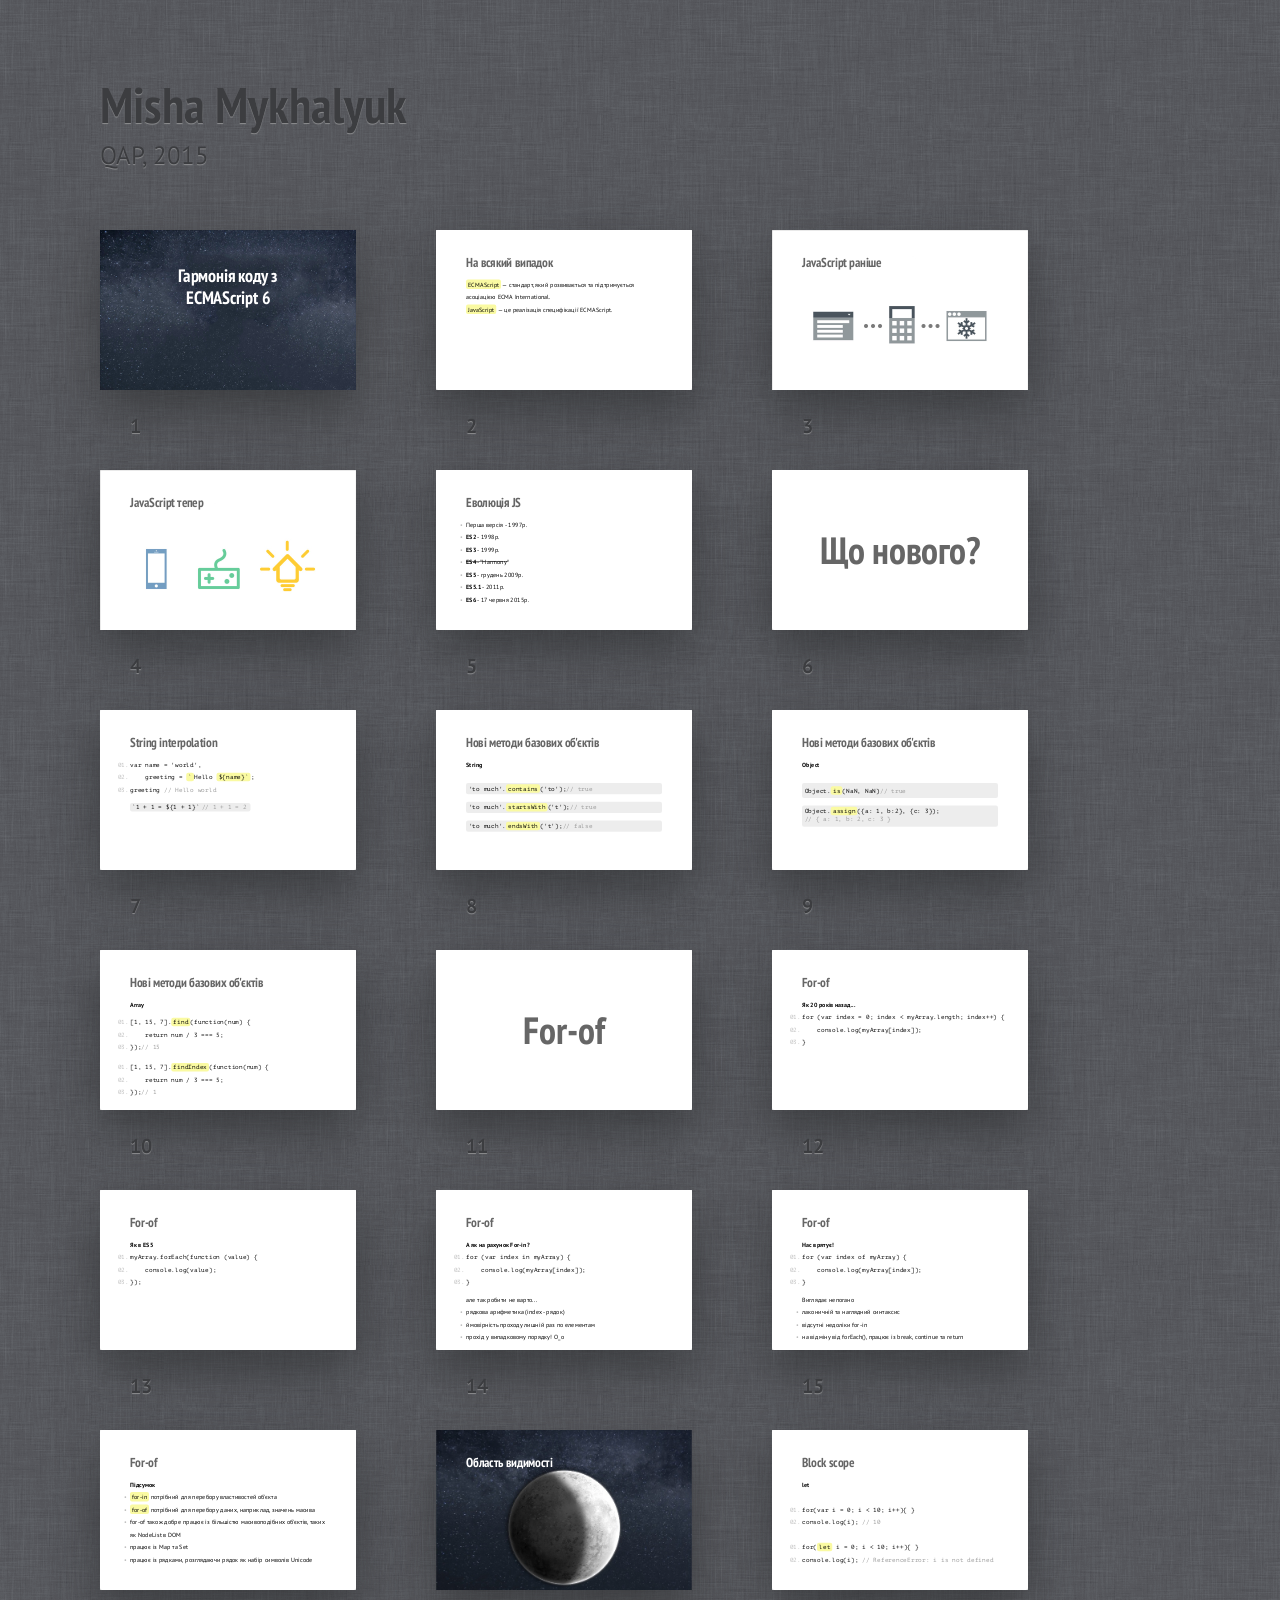
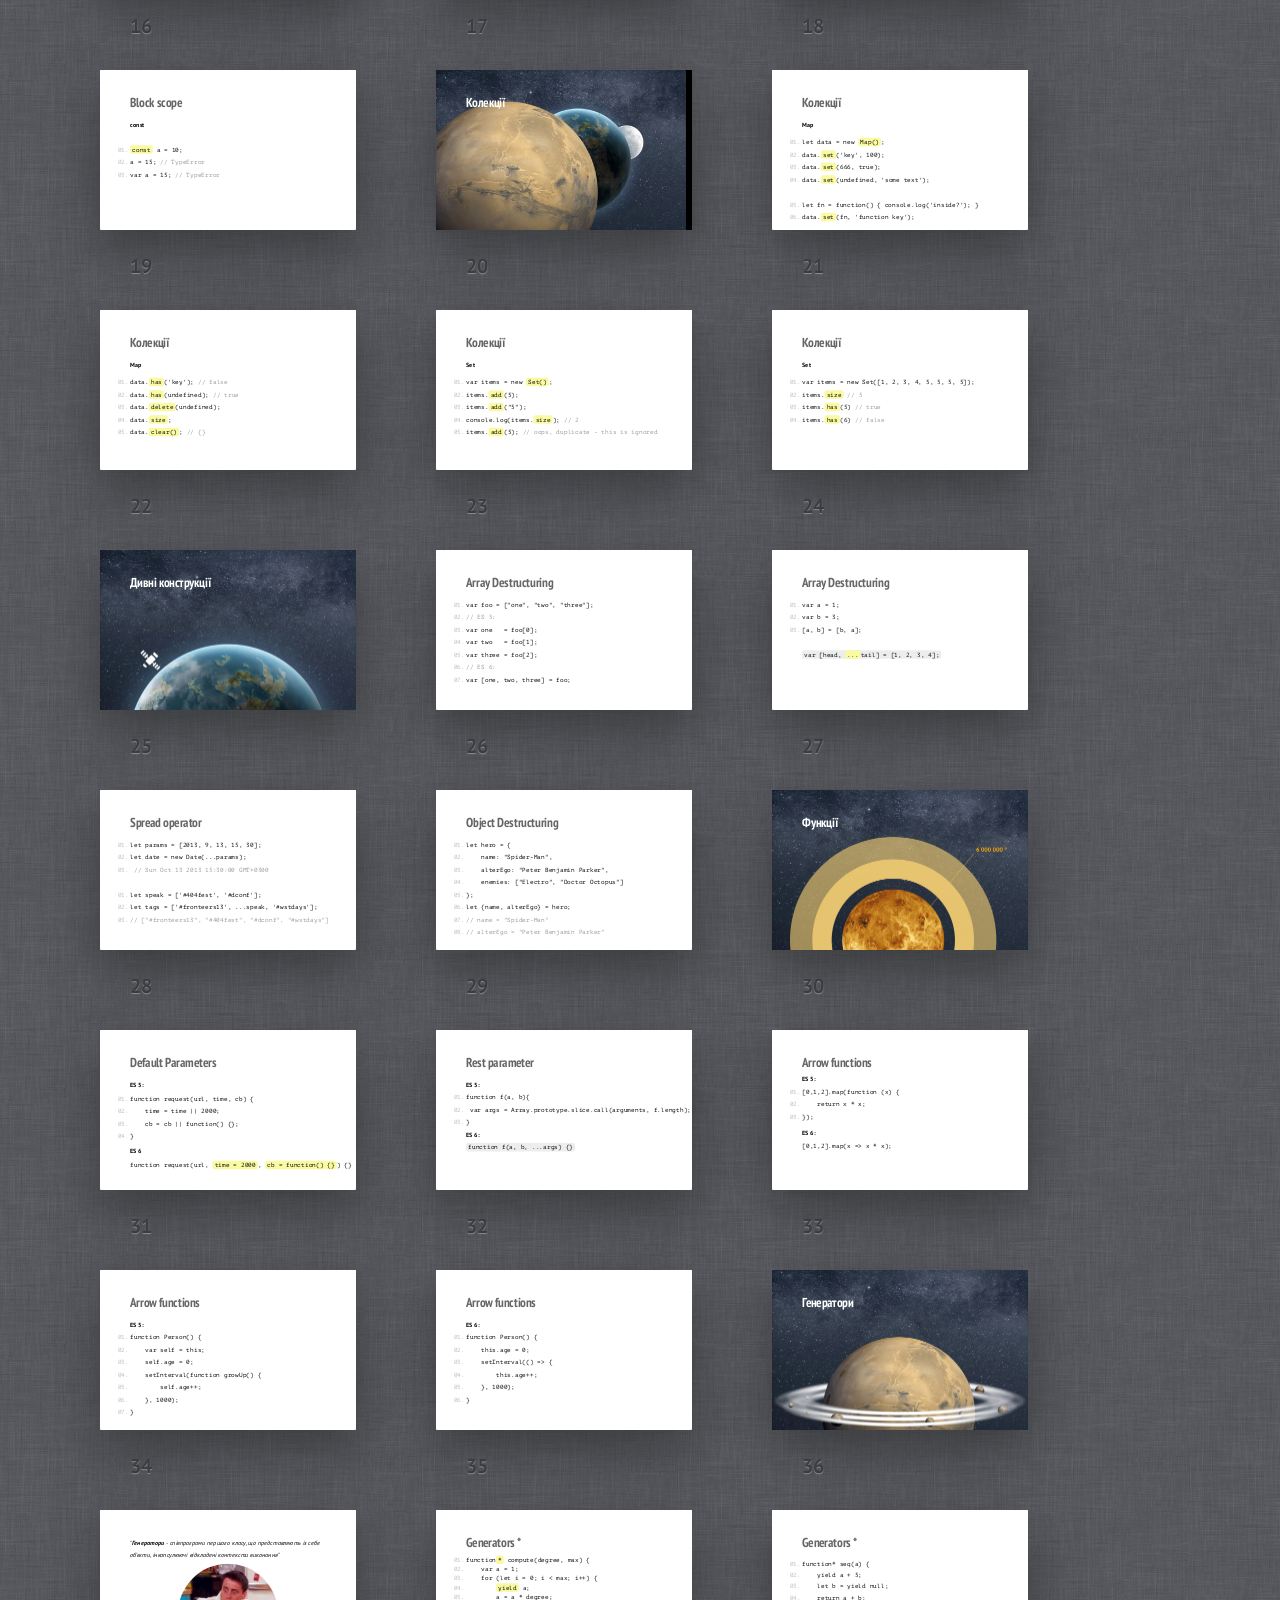
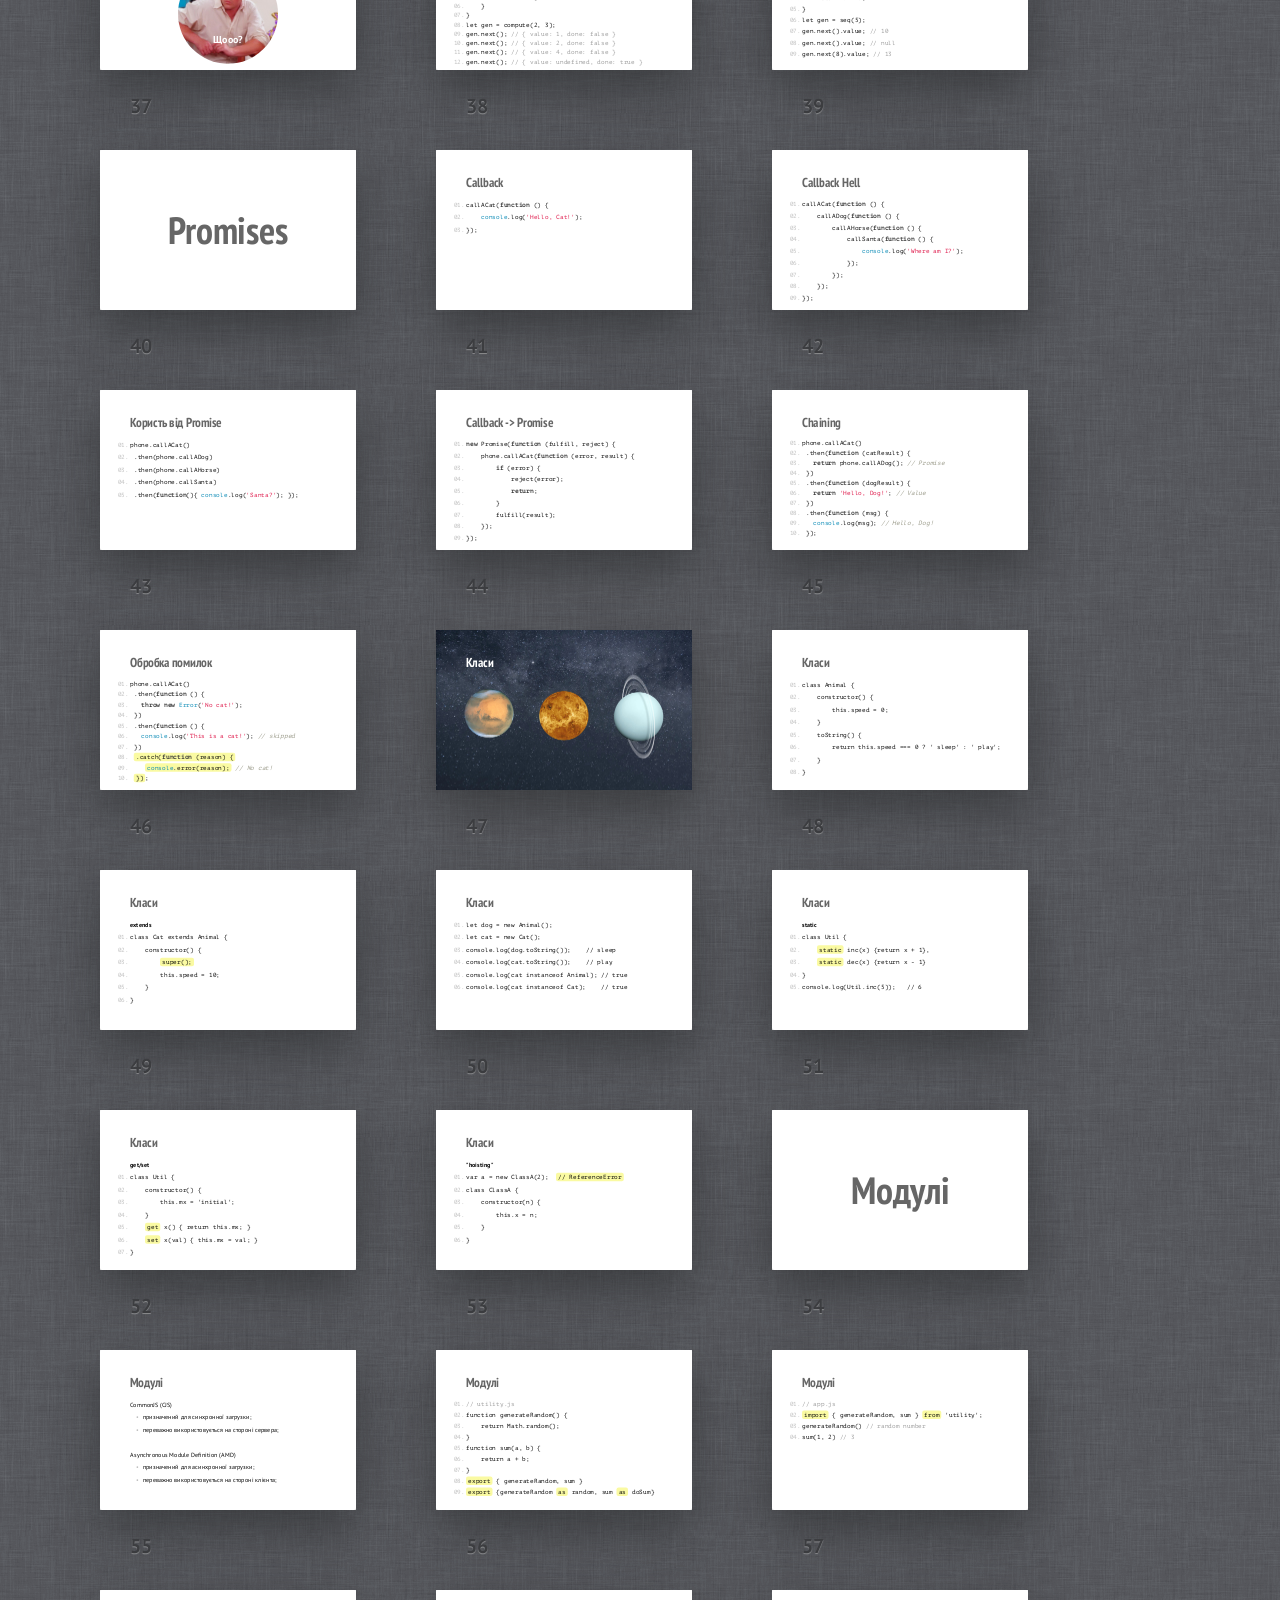
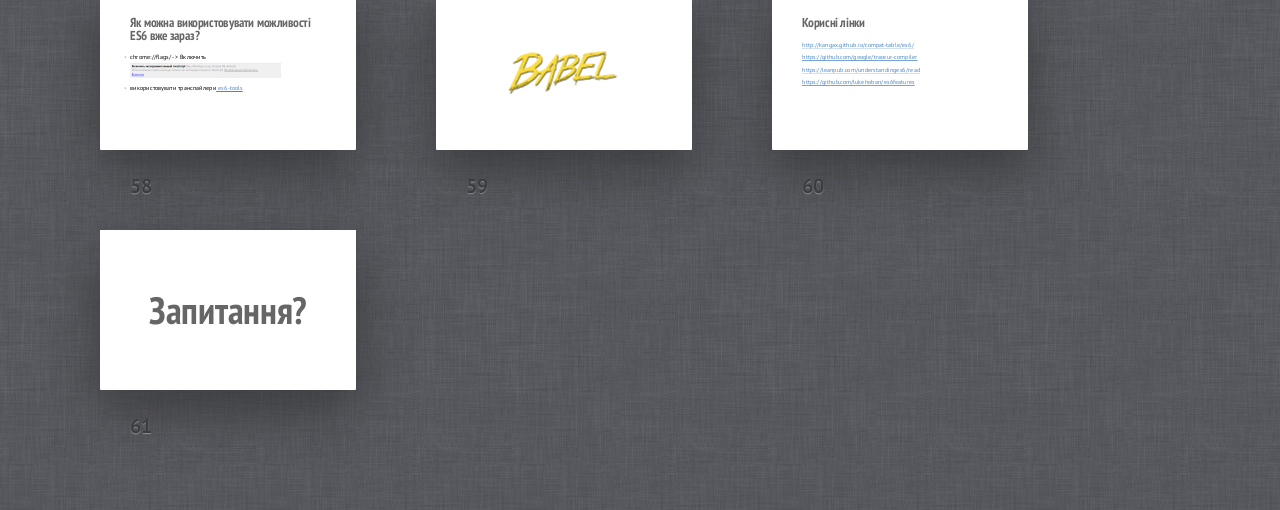
<file: index.html>
<!DOCTYPE HTML>
<html lang="en">
<head>
	<title>Shower Presentation Engine</title>
	<meta charset="utf-8">
	<meta name="viewport" content="width=792, user-scalable=no">
	<meta http-equiv="x-ua-compatible" content="ie=edge">
	<link rel="stylesheet" href="shower/themes/ribbon/styles/screen.css">
	<link rel="stylesheet" href="highlight/styles/github.css">	
</head>
<body class="list">
	<header class="caption">
		<h1>Misha Mykhalyuk</h1>
		<p>QAP, 2015</p>
	</header>
	<section class="slide cover" id="Cover">
		<div>
			<h2>Гармонія коду з <br />ECMAScript 6</h2>
			<img src="pictures/frontpage.jpg">
			<!--
				To apply styles to the certain slides
				set slide ID to get needed elements
				-->
			<style>
				#Cover h2 {
					margin:30px 0 0;
					color:#FFF;
					text-align:center;
					font-size:70px;
					line-height: 90px;
				}
				#Cover p {
					margin:10px 0 0;
					text-align:center;
					color:#FFF;
					font-style:italic;
					font-size:20px;
				}
					#Cover p a {
						color:#FFF;
					}
					.slide .mim-comment{
						background: 0 0;
						color: #999
				}
				.slide .normalize-pre{
					margin-bottom: 20px;
				}
				.slide.promises code{
					line-height: 47px;
				}

			</style>
		</div>
	</section>

	<section class="slide" id="spec">
		<div>
			<h2>На всякий випадок</h2>
			<ul>
				<li><mark>ECMAScript</mark> — стандарт, який розвивається та підтримується асоціацією ECMA International.</li>
				<li><mark>JavaScript</mark> — це реалізація специфікації ECMAScript.</li>
			</ul>
		</div>
		<style>
			#spec li:before{
				opacity: 0;
			}
		</style>
	</section>

	<section class="slide cover">
		<div>
			<h2>JavaScript раніше</h2>
			<img src="pictures/old.jpg" alt="">
		</div>
	</section>

	<section class="slide cover">
		<div>
			<h2>JavaScript тепер</h2>
			<img src="pictures/now.jpg" alt="">
		</div>
	</section>

	<section class="slide">
		<div>
			<h2>Еволюція JS</h2>
			<ul>
				<li>Перша версія - 1997р.</li>
				<li><b>ES2</b> - 1998р.</li>
				<li><b>ES3</b> - 1999р.</li>
				<li><strike><b>ES4</b> - "Harmony"</strike></li>
				<li><b>ES5</b> - грудень 2009р.</li>
				<li><b>ES5.1</b> - 2011р.</li>
				<li><b>ES6</b> - 17 червня 2015р.</li>			
			</ul>
		</div>
	</section>

	<section class="slide shout">
		<div>
			<h2>Що нового?</h2>
		</div>
	</section>

<!-- 	<section class="slide">
		<div>
			<h2>Нові методи базових об'єктів</h2>
			<ul>
				<li>Object</li>
				<li>Strings</li>
				<li>Array</li>
				<li>Number</li>
				<li>Math</li>	
			</ul>
		</div>
	</section> -->

	<section class="slide" id="str-int">
		<div>
			<h2>String interpolation</h2>
			<pre>
				<code>var name = 'world',</code>
				<code>    greeting = <mark>`</mark>Hello <mark>${name}`</mark>;</code>
				<code>greeting <mark class="comment">// Hello world</mark></code>
			</pre>
			<code>`1 + 1 = ${1 + 1}`<mark class="mim-comment">// 1 + 1 = 2</mark></code>
		</div>
		<style>
			#str-int p{
				margin-bottom: 10px;
			}
			#str-int pre{
				margin-bottom: 20px
			}
		</style>
	</section>

	<section class="slide" id="strings"><div>
		<h2>Нові методи базових об'єктів</h2>
		<p><b>String</b></p>

		<code>'to much'.<mark>contains</mark>('to');<span class="mim-comment">// true</span></code>
		<code>'to much'.<mark>startsWith</mark>('t');<span class="mim-comment">// true</span></code>
		<code>'to much'.<mark>endsWith</mark>('t');<span class="mim-comment">// false</span></code>
	</div>
	<style>
		#strings ul{
			margin-left: 50px;
		}
		#strings ul li:before{
			display: none;
		}
		#strings code{
			margin-bottom: 30px;
			display: block;
			padding: 10px
		}
	</style>
	</section>

	<section class="slide" id="objects"><div>
		<h2>Нові методи базових об'єктів</h2>
		<p><b>Object</b></p>

		<code>Object.<mark>is</mark>(NaN, NaN)<span class="mim-comment">// true</span></code>
		<code>Object.<mark>assign</mark>({a: 1, b:2}, {c: 3});<br><span class="mim-comment">// { a: 1, b: 2, c: 3 }</span></code>
	</div>
	<style>
		#objects ul{
			margin-left: 50px;
		}
		#objects ul li:before{
			display: none;
		}
		#objects code{
			margin-bottom: 30px;
			display: block;
			padding: 10px;
		}
		#objects .mim-comment{
			line-height: 40px;
		}
	</style>
	</section>

	<section class="slide" id="array">
		<div>
			<h2>Нові методи базових об'єктів</h2>
			<p><b>Array</b></p>
			<pre>
				<code>[1, 15, 7].<mark>find</mark>(function(num) {</code>
				<code>	return num / 3 === 5;</code>
				<code>});<mark class="comment">// 15</mark></code>
			</pre>

			<pre>
				<code>[1, 15, 7].<mark>findIndex</mark>(function(num) {</code>
				<code>	return num / 3 === 5;</code>
				<code>});<mark class="comment">// 1</mark></code>
			</pre>
		</div>
		<style>
			#array p{
				margin-bottom: 20px;
			}
			#array pre{
				margin-bottom: 30px;
			}
		</style>
	</section>

	<section class="slide shout">
		<div>
			<h2>For-of</h2>
		</div>
	</section>

	<section class="slide">
		<div>
			<h2>For-of</h2>
			<b>Як 20 років назад...</b>
			<pre class="normalize-pre">				
				<code class="language-javascript">for (var index = 0; index &lt; myArray.length; index++) {</code>
				<code>	console.log(myArray[index]);</code>
				<code>}</code>
			</pre>
		</div>
	</section>

	<section class="slide">
		<div>
			<h2>For-of</h2>
			<b>Як в ES5</b>
			<pre>				
				<code class="language-javascript">myArray.forEach(function (value) {</code>
				<code>	console.log(value);</code>
				<code>});</code>
			</pre>
		</div>
	</section>

	<section class="slide">
		<div>
			<h2>For-of</h2>
			<b>А як на рахунок For-in?</b>
			<pre class="normalize-pre">				
				<code class="language-javascript">for (var index in myArray) {</code>
				<code>	console.log(myArray[index]);</code>
				<code>}</code>
			</pre>
			<ul class="next">але так робити не варто...
				<li class="next">рядкова арифметика (index - рядок)</li>
				<li class="next">ймовірність проходу лишній раз по елементам</li>
				<li class="next">прохід у випадковому порядку! О_о</li>
			</ul>
		</div>
	</section>

	<section class="slide">
		<div>
			<h2>For-of</h2>
			<b>Нас врятує!</b>
			<pre class="normalize-pre">				
				<code class="language-javascript">for (var index of myArray) {</code>
				<code>	console.log(myArray[index]);</code>
				<code>}</code>
			</pre>
			<ul class="next"> Виглядає непогано
				<li>лаконичній та наглядний синтаксис</li>
				<li>відсутні недоліки for-in</li>
				<li>на відміну від forEach(), працює із break, continue та return</li>
			</ul>
		</div>
	</section>

	<section class="slide">
		<div>
			<h2>For-of</h2>
			<b>Підсумок</b>
			<ul>
				<li class="next"><mark>for-in</mark> потрібний для перебору властивостей об'єкта</li>
				<li class="next"><mark>for-of</mark> потрібний для перебору даних, наприклад, значень масива</li>
				<li class="next">for-of також добре працює із більшістю масивоподібних об'єктів, таких як NodeList в DOM</li>
				<li class="next">працює із Map та Set</li>
				<li class="next">працює із рядками, розглядаючи рядок як набір символів Unicode</li>
			</ul>
		</div>
	</section>

<!-- 	<section class="slide" id="forOf">
		<div>
			<h2>For of</h2>	
			<pre>
				<code>let arr = [ "blue", "green" ];</code>
				<code>Array.prototype.protoProp = 456;</code>
				<code><mark class="comment">// ES 5:</mark></code>
				<code><mark>for</mark>(var x <mark>in</mark> arr) {</code>
				<code> console.log(x); <mark class="comment">// 0, 1, protoProp</mark></code>
				<code>}</code>
				<code><mark class="comment">// ES 6:</mark></code>
				<code><mark>for</mark>(var x <mark>of</mark> arr) {</code>
				<code>	console.log(x); <mark class="comment">// тільки blue, green</mark></code>
				<code>}</code>
			</pre>
		</div>
		<style>
			#forOf h2{
				margin-bottom: 25px;
			}
			#forOf code{
				line-height: 45px;
			}
		</style>
	</section> -->

	<section class="slide cover" id="scope">
		<div>
			<h2 class="white">Область видимості</h2>
			<img src="pictures/scope.jpg" alt="">
		</div>
		<style>
			h2.white{
				color: #fff;
			}
			#scope img{
				width: 100%
			}
		</style>
	</section>

	<section class="slide">
		<div>
			<h2>Block scope</h2>
			<p><b>let</b></p>
			<pre>
				<code>for(var i = 0; i < 10; i++){ }</code>
				<code>console.log(i); <mark class="comment">// 10</mark></code>
			</pre>

			<pre>
				<code>for(<mark>let</mark> i = 0; i < 10; i++){ }</code>
				<code>console.log(i); <mark class="comment">// ReferenceError: i is not defined</mark></code>
			</pre>
		</div>
	</section>

	<section class="slide">
		<div>
			<h2>Block scope</h2>
			<p><b>const</b></p>
			<pre>
				<code><mark>const</mark> a = 10;</code>
				<code>a = 15; <mark class="comment">// TypeError</mark></code>
				<code>var a = 15; <mark class="comment">// TypeError</mark></code>
			</pre>
		</div>
	</section>

	<section class="slide cover">
		<div>
			<h2 class="white">Колекції</h2>
			<img src="pictures/collections.jpg">
		</div>
	</section>

	<section class="slide">
		<div>
			<h2>Колекції</h2>
			<p class="mb"><b>Map</b></p>
			<pre>
				<code>let data = new <mark>Map()</mark>;</code>
				<code>data.<mark>set</mark>('key', 100);</code>
				<code>data.<mark>set</mark>(666, true);</code>
				<code>data.<mark>set</mark>(undefined, 'some text');</code><br>
				<code>let fn = function() { console.log('inside?'); }</code>
				<code>data.<mark>set</mark>(fn, 'function key');</code>
			</pre>
		</div>
		<style>
			p.mb{
				margin-bottom: 20px;
			}
		</style>
	</section>

	<section class="slide">
		<div>
			<h2>Колекції</h2>
			<p class="mb"><b>Map</b></p>
			<pre>
				<code>data.<mark>has</mark>('key');<mark class="comment"> // false</mark></code>
				<code>data.<mark>has</mark>(undefined);<mark class="comment"> // true</mark></code>
				<code>data.<mark>delete</mark>(undefined);</code>
				<code>data.<mark>size</mark>;</code>
				<code>data.<mark>clear()</mark>;<mark class="comment"> // {}</mark></code>
			</pre>
		</div>
	</section>

	<section class="slide">
		<div>
			<h2>Колекції</h2>
			<p class="mb"><b>Set</b></p>
			<pre>
				<code>var items = new <mark>Set()</mark>;</code>
				<code>items.<mark>add</mark>(5);</code>
				<code>items.<mark>add</mark>("5");</code>
				<code>console.log(items.<mark>size</mark>); <mark class="comment">// 2</mark></code>
				<code>items.<mark>add</mark>(5); <mark class="comment">// oops, duplicate - this is ignored</mark></code>
			</pre>
		</div>
	</section>

	<section class="slide">
		<div>
			<h2>Колекції</h2>
			<p class="mb"><b>Set</b></p>
			<pre>
				<code>var items = new Set([1, 2, 3, 4, 5, 5, 5, 5]);</code>
				<code>items.<mark>size</mark><mark class="comment"> // 5</mark></code>
				<code>items.<mark>has</mark>(5)<mark class="comment"> // true</mark></code>
				<code>items.<mark>has</mark>(6)<mark class="comment"> // false</mark></code>
			</pre>
		</div>
	</section>

	<section class="slide cover">
		<div>
			<h2 class="white">Дивні конструкції</h2>
			<img src="pictures/destructure.jpg">
		</div>
	</section>

	<section class="slide">
		<div>
			<h2>Array Destructuring</h2>
			<pre>
				<code>var foo = ["one", "two", "three"];</code>
				<code><mark class="comment">// ES 5:</mark></code>
				<code>var one   = foo[0];</code>
				<code>var two   = foo[1];</code>
				<code>var three = foo[2];</code>
				<code><mark class="comment">// ES 6:</mark></code>
				<code>var [one, two, three] = foo;</code>
			</pre>
		</div>
	</section>

	<section class="slide">
		<div>
			<h2>Array Destructuring</h2>
			<pre>
				<code>var a = 1;</code>
				<code>var b = 3;</code>
				<code>[a, b] = [b, a];</code>
			</pre>
			<code>var [head, <mark>...</mark>tail] = [1, 2, 3, 4];</code>
		</div>
	</section>

	<section class="slide">
		<div>
			<h2>Spread operator</h2>
			<pre>
				<code>let params = [2013, 9, 13, 15, 30];</code>
				<code>let date = new Date(...params);</code>
				<code><mark class="comment"> // Sun Oct 13 2013 15:30:00 GMT+0300</mark></code>
			</pre>
			<pre class="next">
				<code>let speak = ['#404fest', '#dconf'];</code>
				<code>let tags = ['#fronteers13', ...speak, '#wstdays'];</code>
				<code><mark class="comment">// ["#fronteers13", "#404fest", "#dconf", "#wstdays"]</mark></code>
			</pre>	
		</div>
	</section>

	<section class="slide">
		<div>
			<h2>Object Destructuring</h2>
			<pre>
				<code>let hero = {</code>
				<code>	name: "Spider-Man",</code>
				<code>	alterEgo: "Peter Benjamin Parker",</code>
				<code>	enemies: ["Electro", "Doctor Octopus"]</code>
				<code>};</code>
				<code>let {name, alterEgo} = hero;</code>
				<code><mark class="comment">// name = "Spider-Man"</mark></code>
				<code><mark class="comment">// alterEgo = "Peter Benjamin Parker"</mark></code>
			</pre>
		</div>
	</section>

<!-- 	<section class="slide" id="destrObj">
		<div>
			<h2>Object Destructuring</h2>
			<p>Деструктиризація при присвоюванні:</p>
			<code>let {parse, stringify} = JSON;</code><br><br>
			
			<code>let {first: f, last: l} = {first: 'Jane', last: 'Doe'};</code>
		</div>
		<style>
			#destrObj p,
			#destrObj pre{
				margin-bottom: 15px;
			}
			#destrObj code{
				white-space: nowrap;
			}
		</style>
	</section>-->

	<section class="slide cover">
		<div>
			<h2 class="white">Функції</h2>
			<img src="pictures/functions.jpg">
		</div>
	</section>

	<section class="slide" id="default">
		<div>
			<h2>Default Parameters</h2>
			<p><b>ES 5:</b></p>
			<pre>
				<code>function request(url, time, cb) {</code>
				<code>	time = time || 2000;</code>
				<code>	cb = cb || function() {};</code>
				<code>}</code>
			</pre>	
			<p><b>ES 6</b></p>
			<pre>
				<code>function request(url, <mark>time = 2000</mark>, <mark>cb = function() {}</mark>) {}</code>
			</pre>
		</div>
		<style>
			#default p,
			#default pre{
				margin-bottom: 7px;
			}
		</style>
	</section>

	<section class="slide" id="rest">
		<div>
			<h2>Rest parameter</h2>
			<p><b>ES 5:</b></p>
			<pre>
				<code>function f(a, b){</code>
				<code> var args = Array.prototype.slice.call(arguments, f.length);</code>
				<code>}</code>
			</pre>
			<p><b>ES 6:</b></p>
			<code>function f(a, b, ...args) {}</code>
		</div>
		<style>
			#rest p,
			#rest pre{
				margin-bottom: 0;
			}
		</style>
	</section>

	<section class="slide" id="arrowFunc">
		<div>
			<h2>Arrow functions</h2>
			<h3><b>ES 5:</b></h3>
			<pre>
				<code>[0,1,2].map(function (x) { </code>
				<code>	return x * x;</code>
				<code>});</code>
			</pre>	

			<h3><b>ES 6:</b></h3>
			<pre>
				<code>[0,1,2].map(x => x * x); </code>
			</pre>
		</div>
		<style>
			#arrowFunc h2,
			#arrowFunc pre{
				margin-bottom: 15px;
			}
		</style>
	</section>

	<section class="slide">
		<div>
			<h2>Arrow functions</h2>
			<h3><b>ES 5:</b></h3>
			<pre>
				<code>function Person() {</code>
				<code>	var self = this;</code>
				<code>	self.age = 0;</code>
				<code>	setInterval(function growUp() {</code>
				<code>		self.age++;</code>
				<code>	}, 1000);</code>
				<code>}</code>
			</pre>
		</div>
	</section>

	<section class="slide">
		<div>
			<h2>Arrow functions</h2>
			<h3><b>ES 6:</b></h3>
			<pre>
				<code>function Person() {</code>
				<code>	this.age = 0;</code>
				<code>	setInterval(() => {</code>
				<code>		this.age++;</code>
				<code>	}, 1000);</code>
				<code>}</code>
			</pre>
		</div>
	</section>

	<section class="slide cover">
		<div>
			<h2 class="white">Генератори</h2>
			<img src="pictures/generators.jpg">
		</div>
	</section>

	<section class="slide" id="what">
		<div>
			<p><i>"<b>Генератори</b> - співпрограми першого класу, що представляють із себе об'єкти, інкапсулюючі відкладені контексти виконання"</i></p>
			<div class="what-wrapper next">
				<img src="pictures/what.png">
				<p>Щооо?</p>
			</div>
		</div>
		<style>
			#what .what-wrapper{
				height: 400px;
				width: 400px;
				margin: auto;
				display: block;
				position: relative;
			}
			#what .what-wrapper p{
				position: absolute;
			    bottom: 50px;
			    -webkit-transform: translateX(-50%);
			    left: 50%;
			    color: #fff;
			    font-weight: bold;
			    font-size: 40px;
			}
			#what p{
				margin-bottom: 10px;
			}
			#what img{
				border-radius: 50%;
			    height: 400px;
			    width: 400px;
			}
		</style>
	</section>

	<section class="slide" id="generator">
		<div>
			<h2>Generators *</h2>
			<pre>
				<code>function<mark>*</mark> compute(degree, max) {</code>
				<code>	var a = 1;</code>
				<code>	for (let i = 0; i < max; i++) {</code>
				<code>		<mark>yield</mark> a;</code>
				<code>		a = a * degree;</code>
				<code>	}</code>
				<code>}</code>
				<code>let gen = compute(2, 3);</code>
				<code class="next">gen.next(); <mark class="comment">// { value: 1, done: false }</mark></code>
				<code class="next">gen.next(); <mark class="comment">// { value: 2, done: false }</mark></code>
				<code class="next">gen.next(); <mark class="comment">// { value: 4, done: false }</mark></code>
				<code class="next">gen.next(); <mark class="comment">// { value: undefined, done: true }</mark></code>
			</pre>
		</div>
		<style>
			#generator h2{
				margin-bottom: 25px;
			}
			#generator code{
				line-height: 37px;
			}
		</style>
	</section>

	<section class="slide" id="generator2">
		<div>
			<h2>Generators *</h2>
			<pre>
				<code>function* seq(a) {</code>	
				<code>	yield a + 5;</code>	
				<code>	let b = yield null;</code>	
				<code>	return a + b;</code>	
				<code>}</code>	
				<code>let gen = seq(5);</code>	
				<code class="next">gen.next().value; <mark class="comment">// 10</mark></code>	
				<code class="next">gen.next().value; <mark class="comment">// null</mark></code>	
				<code class="next">gen.next(8).value; <mark class="comment">// 13</mark></code>	
			</pre>
		</div>
		<style>
			#generator2 code{
				line-height: 45px;
			}
		</style>
	</section>

	<section class="slide shout">
		<div>
			<h2>Promises</h2>
		</div>
	</section>

	<section class="slide"><div>
		<h2>Callback</h2>
		<pre>			<code class="javascript hljs">callACat(<span class="hljs-function"><span class="hljs-keyword">function</span> <span class="hljs-params">()</span> </span>{</code>
			<code class="javascript hljs">	<span class="hljs-built_in">console</span>.log(<span class="hljs-string">'Hello, Cat!'</span>);</code>
			<code class="javascript hljs">});</code>
		</pre>
		</div>
	</section>

	<section class="slide promises">
		<div>
			<h2>Callback Hell</h2>
			<pre>			<code class="javascript hljs">callACat(<span class="hljs-function"><span class="hljs-keyword">function</span> <span class="hljs-params">()</span> </span>{</code>
				<code class="javascript hljs">	callADog(<span class="hljs-function"><span class="hljs-keyword">function</span> <span class="hljs-params">()</span> </span>{</code>
				<code class="javascript hljs">		callAHorse(<span class="hljs-function"><span class="hljs-keyword">function</span> <span class="hljs-params">()</span> </span>{</code>
				<code class="javascript hljs">			callSanta(<span class="hljs-function"><span class="hljs-keyword">function</span> <span class="hljs-params">()</span> </span>{</code>
				<code class="javascript hljs">				<span class="hljs-built_in">console</span>.log(<span class="hljs-string">'Where am I?'</span>);</code>
				<code class="javascript hljs">			});</code>
				<code class="javascript hljs">		});</code>
				<code class="javascript hljs">	});</code>
				<code class="javascript hljs">});</code>
			</pre>
		</div>
	</section>

	<section class="slide"><div>
		<h2>Користь від Promise</h2>
		<pre>			
			<code class="javascript hljs">phone.callACat()</code>
			<code class="javascript hljs"> .then(phone.callADog)</code>
			<code class="javascript hljs"> .then(phone.callAHorse)</code>
			<code class="javascript hljs"> .then(phone.callSanta)</code>
			<code class="javascript hljs"> .then(<span class="hljs-function"><span class="hljs-keyword">function</span><span class="hljs-params">()</span></span>{ <span class="hljs-built_in">console</span>.log(<span class="hljs-string">'Santa?'</span>); });</code>
		</pre>
	</div></section>

	<section class="slide promises"><div>
		<h2>Callback -&gt; Promise</h2>
		<pre>			<code class="javascript hljs"><span class="hljs-keyword">new</span> Promise(<span class="hljs-function"><span class="hljs-keyword">function</span> <span class="hljs-params">(fulfill, reject)</span> </span>{</code>
			<code class="javascript hljs">	phone.callACat(<span class="hljs-function"><span class="hljs-keyword">function</span> <span class="hljs-params">(error, result)</span> </span>{</code>
			<code class="javascript hljs">		<span class="hljs-keyword">if</span> (error) {</code>
			<code class="javascript hljs">			reject(error);</code>
			<code class="javascript hljs">			<span class="hljs-keyword">return</span>;</code>
			<code class="javascript hljs">		}</code>
			<code class="javascript hljs">		fulfill(result);</code>
			<code class="javascript hljs">	});</code>
			<code class="javascript hljs">});</code>
		</pre>
	</div></section>

	<section class="slide chaining"><div>
		<h2>Chaining</h2>
		<pre>			<code class="javascript hljs">phone.callACat()</code>
			<code class="javascript hljs"> .then(<span class="hljs-function"><span class="hljs-keyword">function</span> <span class="hljs-params">(catResult)</span> </span>{</code>
			<code class="javascript hljs">   <span class="hljs-keyword">return</span> phone.callADog(); <span class="hljs-comment">// Promise</span></code>
			<code class="javascript hljs"> })</code>
			<code class="javascript hljs"> .then(<span class="hljs-function"><span class="hljs-keyword">function</span> <span class="hljs-params">(dogResult)</span> </span>{</code>
			<code class="javascript hljs">   <span class="hljs-keyword">return</span> <span class="hljs-string">'Hello, Dog!'</span>; <span class="hljs-comment">// Value</span></code>
			<code class="javascript hljs"> })</code>
			<code class="javascript hljs"> .then(<span class="hljs-function"><span class="hljs-keyword">function</span> <span class="hljs-params">(msg)</span> </span>{ </code>
			<code><span class="hljs-built_in">   console</span>.log(msg); <span class="hljs-comment">// Hello, Dog! </span></code>
			<code> });</code>
		</pre>
	</div>
	<style>
	.slide.chaining code{
		line-height: 40px;
	}
	</style>
	</section>

	<section class="slide promises-errors"><div>
		<h2>Обробка помилок</h2>
		<pre>			<code class="javascript hljs">phone.callACat()</code>
			<code class="javascript hljs"> .then(<span class="hljs-function"><span class="hljs-keyword">function</span> <span class="hljs-params">()</span> </span>{</code>
			<code class="javascript hljs">   <span class="hljs-keyword">throw</span> <span class="hljs-keyword">new</span> <span class="hljs-built_in">Error</span>(<span class="hljs-string">'No cat!'</span>);</code>
			<code class="javascript hljs"> })</code>
			<code class="javascript hljs"> .then(<span class="hljs-function"><span class="hljs-keyword">function</span> <span class="hljs-params">()</span> </span>{</code>
			<code class="javascript hljs">   <span class="hljs-built_in">console</span>.log(<span class="hljs-string">'This is a cat!'</span>); <span class="hljs-comment">// skipped</span></code>
			<code class="javascript hljs"> })</code>
			<code class="javascript hljs"> <mark>.catch(<span class="hljs-function"><span class="hljs-keyword">function</span> <span class="hljs-params">(reason)</span> </span>{</mark></code>
			<code class="javascript hljs"> 	<mark><span class="hljs-built_in">console</span>.error(reason);</mark> <span class="hljs-comment">// No cat!</span></code>
			<code class="javascript hljs"> <mark>})</mark>;</code>
		</pre>
	</div>
	<style>
	.slide.promises-errors code{
		line-height: 42px;
	}
	</style>
	</section>

	<section class="slide cover">
		<div>
			<h2 class="white">Класи</h2>
			<img src="pictures/classes.jpg">
		</div>
	</section>

		<section class="slide">
		<div>
			<h2>Класи</h2>
			<pre>				<code class="language-javascript">class Animal {</code>
				<code>	constructor() {</code>
				<code>		this.speed = 0;</code>
				<code>	}</code>
				<code>	toString() {</code>
				<code>		return this.speed === 0 ? ' sleep' : ' play';</code>
				<code>	}</code>
				<code>}</code>
			</pre>
		</div>
	</section>

	<section class="slide">
		<div>
			<h2>Класи</h2>
			<b>extends</b>
			<pre>				
				<code class="language-javascript">class Cat extends Animal {</code>
				<code>	constructor() {</code>
				<code>		<mark>super();</mark></code>
				<code>		this.speed = 10;</code>
				<code>	}</code>
				<code>}</code>
			</pre>
		</div>
	</section>

	<section class="slide">
		<div>
			<h2>Класи</h2>
			<pre>				
			<code class="language-javascript">let dog = new Animal();</code>
				<code>let cat = new Cat();</code>
				<code>console.log(dog.toString());	// sleep</code>
				<code>console.log(cat.toString());	// play</code>
				<code>console.log(cat instanceof Animal);	// true</code>
				<code>console.log(cat instanceof Cat);	// true</code>
			</pre>
		</div>
	</section>

	<section class="slide">
		<div>
			<h2>Класи</h2>
			<b>static</b>
			<pre>				<code class="language-javascript">class Util {</code>
				<code>	<mark>static</mark> inc(x) {return x + 1},</code>
				<code>	<mark>static</mark> dec(x) {return x - 1}</code>
				<code>}</code>
				<code>console.log(Util.inc(5));	// 6</code>
			</pre>
		</div>
	</section>

	<section class="slide">
		<div>
			<h2>Класи</h2>
			<b>get/set</b>
			<pre>				<code class="language-javascript">class Util {</code>
				<code>	constructor() {</code>
				<code>		this.mx = 'initial';</code>
				<code>	}</code>
				<code>	<mark>get</mark> x() { return this.mx; }</code>
				<code>	<mark>set</mark> x(val) { this.mx = val; }</code>
				<code>}</code>
			</pre>
		</div>
	</section>

	<section class="slide">
		<div>
			<h2>Класи</h2>
			<b>"hoisting"</b>
			<pre>				<code class="language-javascript">var a = new ClassA(2);	<mark>// ReferenceError</mark></code>
				<code>class ClassA {</code>
				<code>	constructor(n) {</code>
				<code>		this.x = n;</code>
				<code>	}</code>
				<code>}</code>
			</pre>
		</div>
	</section>

	<!-- <section class="slide class1" id="classEs5">
		<div>
			<h2>Імітація класів в ES 5</h2>
			<pre>
				<code>function Person(name) {</code>
				<code>	this.name = name;</code>
				<code>}</code>
				<code>Person.prototype.describe = function () {</code>
				<code>	return "Person called " + this.name;</code>
				<code>}</code>
				<code>function Employee(name, title) {</code>
				<code>	Person.call(this, name);</code>
				<code>	this.title = title;</code>
				<code>}</code>
				<code>Employee.prototype = Object.create(Person.prototype);</code>
				<code>Employee.prototype.constructor = Employee;</code>
				<code>Employee.prototype.describe = function () {</code>
				<code>  return Person.prototype.describe.call(this) + "(" + this.title + ")";</code>
				<code>};</code>
			</pre>
		</div>
		<style>
			#classEs5 h2{
				margin-bottom: 12px;
			}
			#classEs5 code{
				line-height: 31px;
			}
		</style>
	</section> -->

<!-- 	<section class="slide" id="classEs6">
		<div>
			<h2>Класи в ES 6</h2>
			<pre>
				<code><mark>class</mark> Person {</code>
				<code>	<mark>constructor</mark>(name) {</code>
				<code>		this.name = name;</code>
				<code>	}</code>
				<code>	describe() {</code>
				<code>		return "Person called " + this.name;</code>
				<code>	}</code>
				<code>}</code>
				<code><mark>class</mark> Employee <mark>extends</mark> Person {</code>
				<code>	constructor(name, title) {</code>
				<code>		<mark>super</mark>.constructor(name);</code>
				<code>		this.title = title;</code>
				<code>	}</code>
				<code>	describe() {</code>
				<code>		return super.describe() + " (" + this.title + ")";</code>
				<code>	}</code>
				<code>}</code>
			</pre>
		</div>
		<style>
			#classEs6 h2{
				margin-bottom: 12px;
			}
			#classEs6 code{
				line-height: 27px;
				font-size: 20px;
			}
		</style>
	</section> -->

	<section class="slide shout">
		<div>
			<h2>Модулі</h2>
		</div>
	</section>

	<section class="slide" id="moduleInfo">
		<div>
			<h2>Модулі</h2>
			<h3>CommonJS (CJS)</h3>
			<ul>
				<li>призначений для синхронної загрузки;</li>
				<li>переважно використовується на стороні сервера;</li>
			</ul>
			<h3>Asynchronous Module Definition (AMD)</h3>
			<ul>
				<li>призначений для асинхронної загрузки;</li>
				<li>переважно використовується на стороні клієнта;</li>
			</ul>
		</div>
		<style>
			#moduleInfo ul{
				margin-left: 50px;
			}
		</style>
	</section>

	<section class="slide" id="modules">
		<div>
			<h2>Модулі</h2>
			<pre>
				<code><mark class="comment">// utility.js</mark></code>
				<code>function generateRandom() {</code>
				<code>	return Math.random();</code>
				<code>}</code>
				<code>function sum(a, b) {</code>
				<code>	return a + b;</code>
				<code>}</code>
				<code><mark>export</mark> { generateRandom, sum }</code>
				<code class="next"><mark>export</mark> {generateRandom <mark>as</mark> random, sum <mark>as</mark> doSum}</code>
			</pre>
		</div>
		<style>
			#modules code{
				line-height: 44px;
			}
		</style>
	</section>

	<section class="slide" id="modules2">
		<div>
			<h2>Модулі</h2>
			<pre>
				<code><mark class="comment">// app.js</mark></code>
				<code><mark>import</mark> { generateRandom, sum } <mark>from</mark> 'utility';</code>
				<code>generateRandom()<mark class="comment"> // random number</mark></code>
				<code>sum(1, 2)<mark class="comment"> // 3</mark></code>
			</pre>
		</div>
		<style>
			#modules2 code{
				line-height: 44px;
			}
		</style>
	</section>

	<section class="slide">
		<div>
			<h2>Як можна використовувати можливості ES6  вже зараз?</h2>
			<ul>
				<li>chrome://flags/ -&gt; Включить
					<img src="pictures/harmony.png" alt="harmony">
				</li>
				<li>використовувати транспайлери<a target="_blank" href="https://github.com/addyosmani/es6-tools"> es6-tools</a></li>
			</ul>
		</div>
	</section>

	<section class="slide shout">
		<center style="margin-top: 10%;">
			<img src="pictures/babel.png" alt="">
		</center>
	</section>

	<section class="slide">
		<div>
			<h2>Корисні лінки</h2>
			<a href="http://kangax.github.io/compat-table/es6/" target="self">http://kangax.github.io/compat-table/es6/</a>
			<a href="https://github.com/google/traceur-compiler" target="self">https://github.com/google/traceur-compiler</a>
			<a href="https://leanpub.com/understandinges6/read" target="self">https://leanpub.com/understandinges6/read</a>
			<a href="https://github.com/lukehoban/es6features" target="self">https://github.com/lukehoban/es6features</a>
		</div>
		<style>
			#modules2 code{
				line-height: 44px;
			}
		</style>
	</section>

	<section class="slide shout">
		<div>
			<h2>Запитання?</h2>
		</div>
	</section>
	
	<!--
		To hide progress bar from entire presentation
		just remove “progress” element.
		-->
	<div class="progress"><div></div></div>
	<script src="shower/shower.min.js"></script>
	<!-- Copyright © 2014 Yours Truly, Famous Inc. -->
	<!-- Photos by John Carey, fiftyfootshadows.net -->
</body>
</html>
</file>
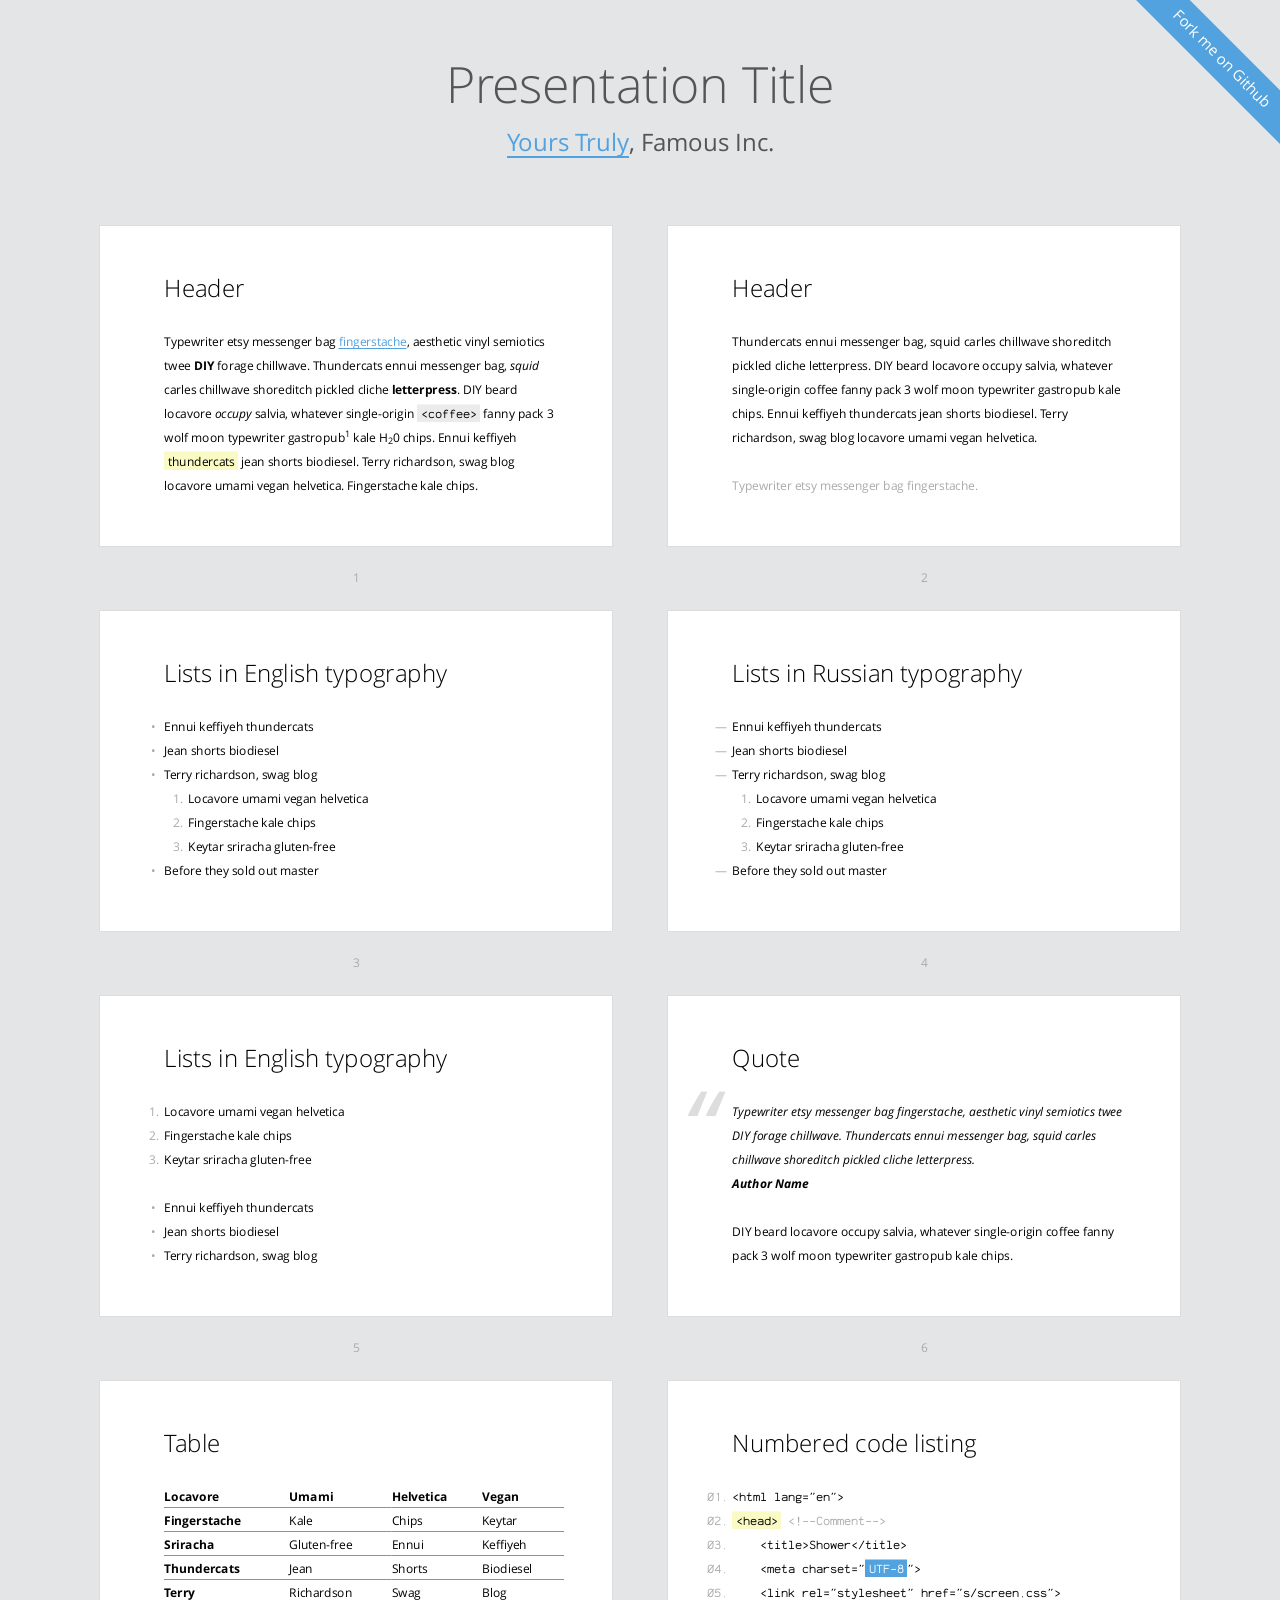
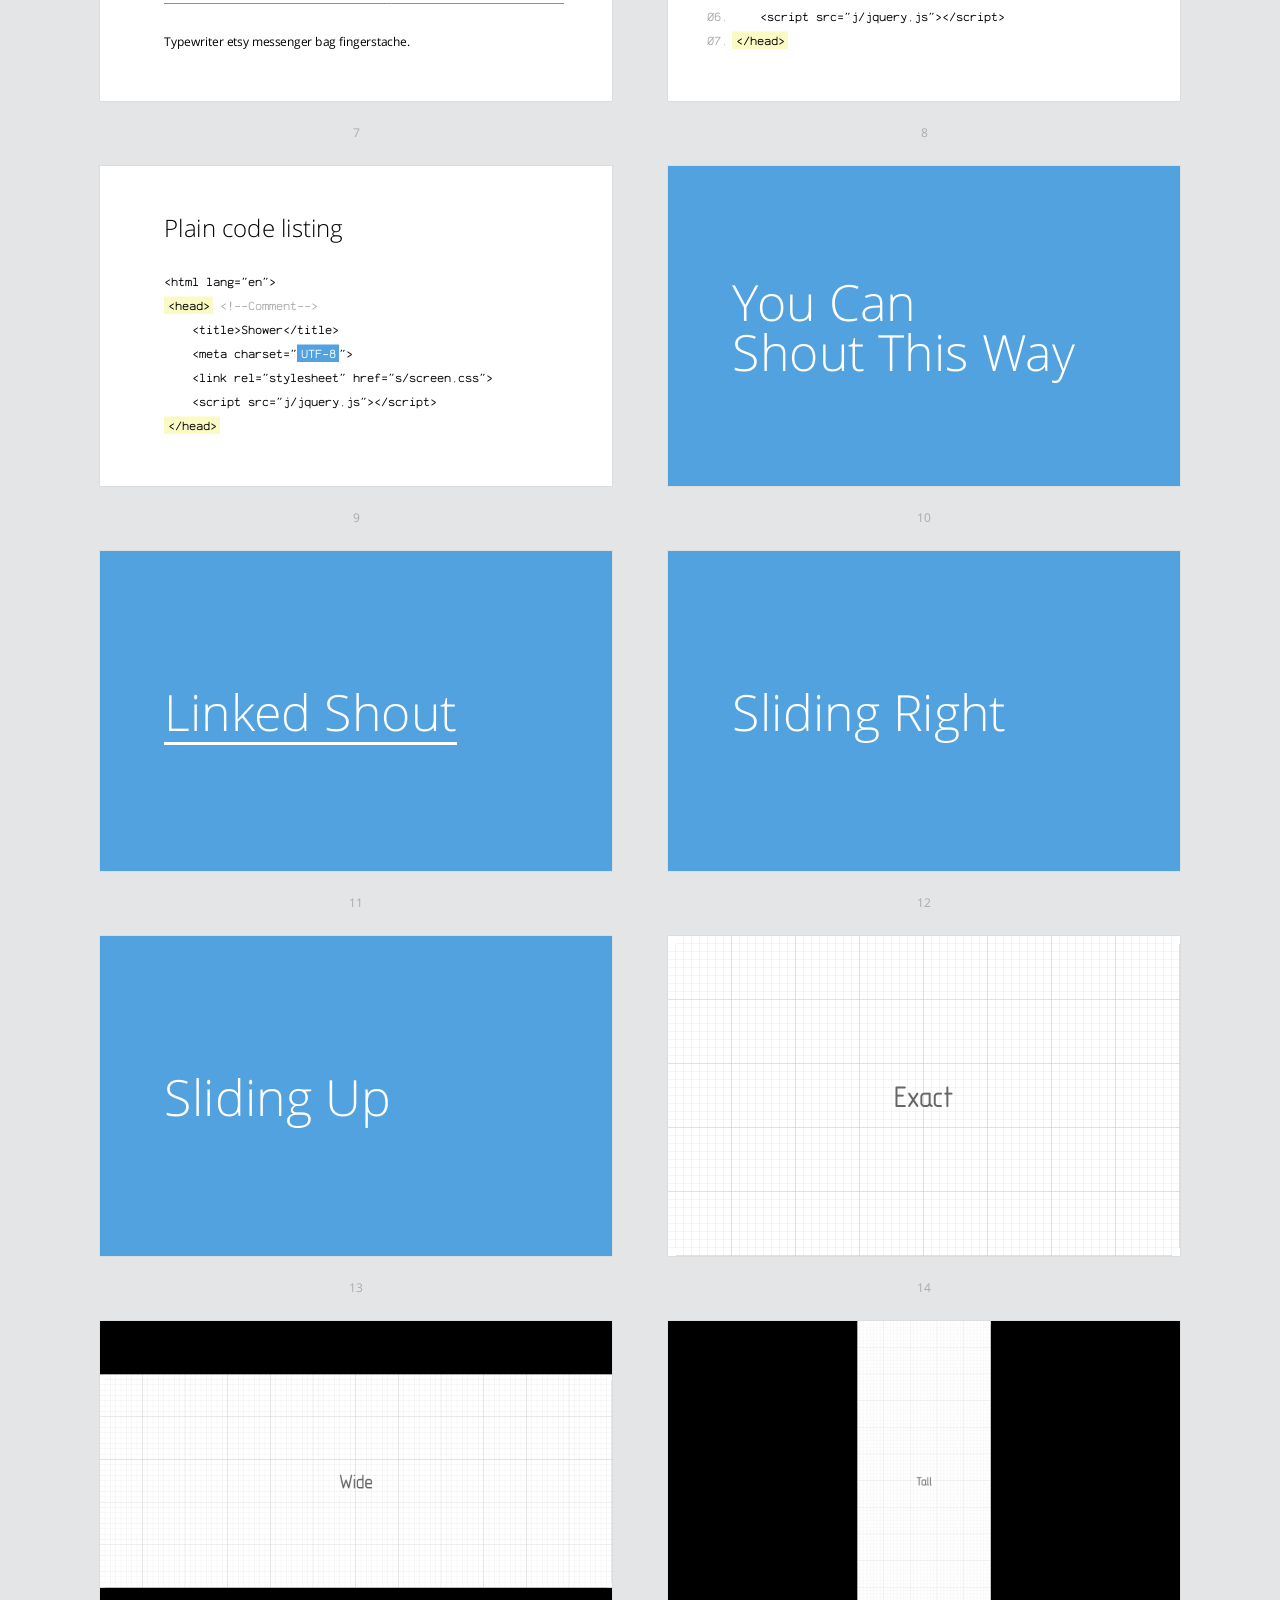
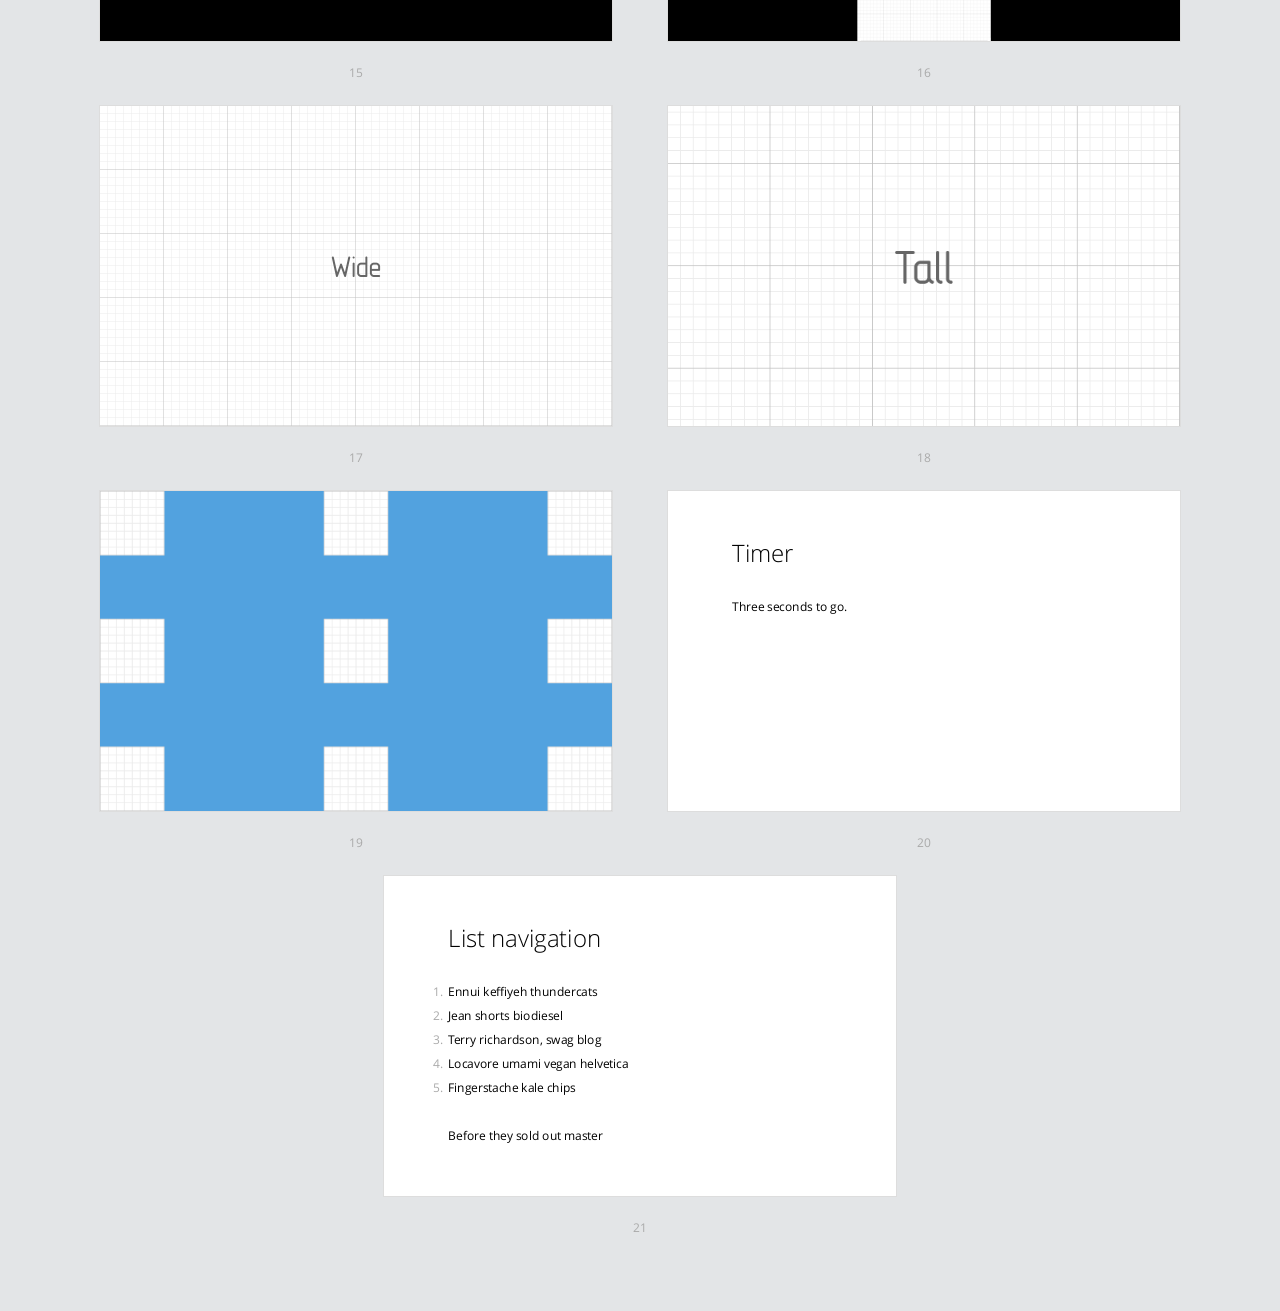
<file: shower/themes/bright/index.html>
<!DOCTYPE html>
<html lang="en">
<head>
	<title>Bright theme for Shower</title>
	<meta charset="utf-8">
	<meta name="viewport" content="width=680, user-scalable=no">
	<meta http-equiv="x-ua-compatible" content="ie=edge">
	<link rel="stylesheet" href="styles/screen.css">
</head>
<body class="list">
	<!--
		Debug class on <body> enables
		cyan grid on slides
		-->
	<header class="caption">
		<h1>Presentation Title</h1>
		<p><a href="">Yours Truly</a>, Famous Inc.</p>
	</header>
	<section class="slide"><div>
		<h2>Header</h2>
		<p>Typewriter etsy messenger bag <a href="">fingerstache</a>, aesthetic vinyl semiotics twee <strong>DIY</strong> forage chillwave. Thundercats ennui messenger bag, <em>squid</em> carles chillwave shoreditch pickled cliche <b>letterpress</b>. DIY beard locavore <i>occupy</i> salvia, whatever single-origin <code>&lt;coffee&gt;</code> fanny pack 3 wolf moon typewriter gastropub<sup>1</sup> kale H<sub>2</sub>0 chips. Ennui keffiyeh <mark>thundercats</mark> jean shorts biodiesel. Terry richardson, swag blog locavore umami vegan helvetica. Fingerstache kale chips.</p>
		<footer>
			<p>Typewriter etsy messenger bag <a href="">fingerstache</a>, aesthetic vinyl semiotics twee <strong>DIY</strong> forage chillwave. Thundercats ennui messenger bag, <em>squid</em> carles chillwave shoreditch pickled cliche <b>letterpress</b>. DIY beard locavore <i>occupy</i> salvia, whatever single-origin <code>&lt;coffee&gt;</code> fanny pack 3 wolf moon typewriter gastropub<sup>1</sup> kale H<sub>2</sub>0 chips. Ennui keffiyeh <mark>thundercats</mark> jean shorts biodiesel. Terry richardson, swag blog locavore umami vegan helvetica. Fingerstache kale chips.</p>
		</footer>
	</div></section>
	<section class="slide"><div>
		<h2>Header</h2>
		<p>Thundercats ennui messenger bag, squid carles chillwave shoreditch pickled cliche letterpress. DIY beard locavore occupy salvia, whatever single-origin coffee fanny pack 3 wolf moon typewriter gastropub kale chips. Ennui keffiyeh thundercats jean shorts biodiesel. Terry richardson, swag blog locavore umami vegan helvetica.</p>
		<p class="note">Typewriter etsy messenger bag fingerstache.</p>
		<footer>
			<p>Typewriter etsy messenger bag fingerstache, aesthetic vinyl semiotics twee DIY forage chillwave. Thundercats ennui messenger bag, squid carles chillwave shoreditch pickled cliche letterpress.</p>
			<p>DIY beard locavore occupy salvia, whatever single-origin coffee fanny pack 3 wolf moon typewriter gastropub kale chips. Ennui keffiyeh thundercats jean shorts biodiesel.</p>
		</footer>
	</div></section>
	<section class="slide"><div>
		<h2>Lists in English typography</h2>
		<ul>
			<li>Ennui keffiyeh thundercats</li>
			<li>Jean shorts biodiesel</li>
			<li>Terry richardson, swag blog
				<ol>
					<li>Locavore umami vegan helvetica</li>
					<li>Fingerstache kale chips</li>
					<li>Keytar sriracha gluten-free</li>
				</ol>
			</li>
			<li>Before they sold out master</li>
		</ul>
	</div></section>
	<section class="slide" lang="ru"><div>
		<h2>Lists in Russian typography</h2>
		<ul>
			<li>Ennui keffiyeh thundercats</li>
			<li>Jean shorts biodiesel</li>
			<li>Terry richardson, swag blog
				<ol>
					<li>Locavore umami vegan helvetica</li>
					<li>Fingerstache kale chips</li>
					<li>Keytar sriracha gluten-free</li>
				</ol>
			</li>
			<li>Before they sold out master</li>
		</ul>
	</div></section>
	<section class="slide"><div>
		<h2>Lists in English typography</h2>
		<ol>
			<li>Locavore umami vegan helvetica</li>
			<li>Fingerstache kale chips</li>
			<li>Keytar sriracha gluten-free</li>
		</ol>
		<ul>
			<li>Ennui keffiyeh thundercats</li>
			<li>Jean shorts biodiesel</li>
			<li>Terry richardson, swag blog</li>
		</ul>
	</div></section>
	<section class="slide"><div>
		<h2>Quote</h2>
		<figure>
			<blockquote>
				<p>Typewriter etsy messenger bag fingerstache, aesthetic vinyl semiotics twee DIY forage chillwave. Thundercats ennui messenger bag, squid carles chillwave shoreditch pickled cliche letterpress.</p>
			</blockquote>
			<figcaption>Author Name</figcaption>
		</figure>
		<p>DIY beard locavore occupy salvia, whatever single-origin coffee fanny pack 3 wolf moon typewriter gastropub kale chips.</p>
	</div></section>
	<section class="slide"><div>
		<h2>Table</h2>
		<table>
		<tr>
			<th scope="col">Locavore</th>
			<th>Umami</th>
			<th>Helvetica</th>
			<th>Vegan</th>
		</tr>
		<tr>
			<th scope="row">Fingerstache</th>
			<td>Kale</td>
			<td>Chips</td>
			<td>Keytar</td>
		</tr>
		<tr>
			<th scope="row">Sriracha</th>
			<td>Gluten-free</td>
			<td>Ennui</td>
			<td>Keffiyeh</td>
		</tr>
		<tr>
			<th scope="row">Thundercats</th>
			<td>Jean</td>
			<td>Shorts</td>
			<td>Biodiesel</td>
		</tr>
		<tr>
			<th scope="row">Terry</th>
			<td>Richardson</td>
			<td>Swag</td>
			<td>Blog</td>
		</tr>
		</table>
		<p>Typewriter etsy messenger bag fingerstache.</p>
	</div></section>
	<section class="slide"><div>
		<h2>Numbered code listing</h2>
		<pre>
			<code>&lt;html lang="en"&gt;</code>
			<code><mark>&lt;head&gt;</mark> <mark class="comment">&lt;!--Comment--&gt;</mark></code>
			<code>	&lt;title&gt;Shower&lt;/title&gt;</code>
			<code>	&lt;meta charset="<mark class="important">UTF-8</mark>"&gt;</code>
			<code>	&lt;link rel="stylesheet" href="s/screen.css"&gt;</code>
			<code>	&lt;script src="j/jquery.js"&gt;&lt;/script&gt;</code>
			<code><mark>&lt;/head&gt;</mark></code>
		</pre>
	</div></section>
	<section class="slide"><div>
		<h2>Plain code listing</h2>
		<pre><code>&lt;html lang="en"&gt;
<mark>&lt;head&gt;</mark> <mark class="comment">&lt;!--Comment--&gt;</mark>
	&lt;title&gt;Shower&lt;/title&gt;
	&lt;meta charset="<mark class="important">UTF-8</mark>"&gt;
	&lt;link rel="stylesheet" href="s/screen.css"&gt;
	&lt;script src="j/jquery.js"&gt;&lt;/script&gt;
<mark>&lt;/head&gt;</mark></code></pre>
	</div></section>
	<section class="slide shout"><div>
		<h2>
			You Can<br>
			Shout This Way
		</h2>
		<footer>
			<p>Typewriter etsy messenger bag fingerstache.</p>
		</footer>
	</div></section>
	<section class="slide shout"><div>
		<h2><a href="">Linked Shout</a></h2>
	</div></section>
	<section class="slide shout right"><div>
		<h2>Sliding Right</h2>
	</div></section>
	<section class="slide shout up"><div>
		<h2>Sliding Up</h2>
	</div></section>
	<section class="slide cover"><div>
		<img src="pictures/exact.png" alt="">
	</div></section>
	<section class="slide cover w"><div>
		<img src="pictures/wide.png" alt="">
	</div></section>
	<section class="slide cover h"><div>
		<img src="pictures/tall.png" alt="">
		<footer>
			<p>Typewriter etsy messenger bag fingerstache.</p>
		</footer>
	</div></section>
	<section class="slide cover h"><div>
		<img src="pictures/wide.png" alt="">
	</div></section>
	<section class="slide cover w"><div>
		<img src="pictures/tall.png" alt="">
	</div></section>
	<section class="slide shout"><div>
		<img src="pictures/square.png" alt="" class="place t l">
		<img src="pictures/square.png" alt="" class="place t">
		<img src="pictures/square.png" alt="" class="place t r">
		<img src="pictures/square.png" alt="" class="place l">
		<img src="pictures/square.png" alt="" class="place">
		<img src="pictures/square.png" alt="" class="place r">
		<img src="pictures/square.png" alt="" class="place b l">
		<img src="pictures/square.png" alt="" class="place b">
		<img src="pictures/square.png" alt="" class="place b r">
	</div></section>
	<section class="slide" data-timing="00:03"><div>
		<h2>Timer</h2>
		<p>Three seconds to go.</p>
	</div></section>
	<section class="slide"><div>
		<h2>List navigation</h2>
		<ol>
			<li>Ennui keffiyeh thundercats</li>
			<li class="next">Jean shorts biodiesel</li>
			<li class="next">Terry richardson, swag blog</li>
			<li class="next">Locavore umami vegan helvetica</li>
			<li class="next">Fingerstache kale chips</li>
		</ol>
		<p class="next">Before they sold out master</p>
	</div></section>
	<p class="badge"><a href="https://github.com/shower/shower">Fork me on Github</a></p>
	<!--
		To hide progress bar from entire presentation
		just remove “progress” element.
		-->
	<div class="progress"><div></div></div>
	<script src="../../shower.min.js"></script>
	<!-- Copyright © 2014 Yours Truly, Famous Inc. -->
</body>
</html>
</file>
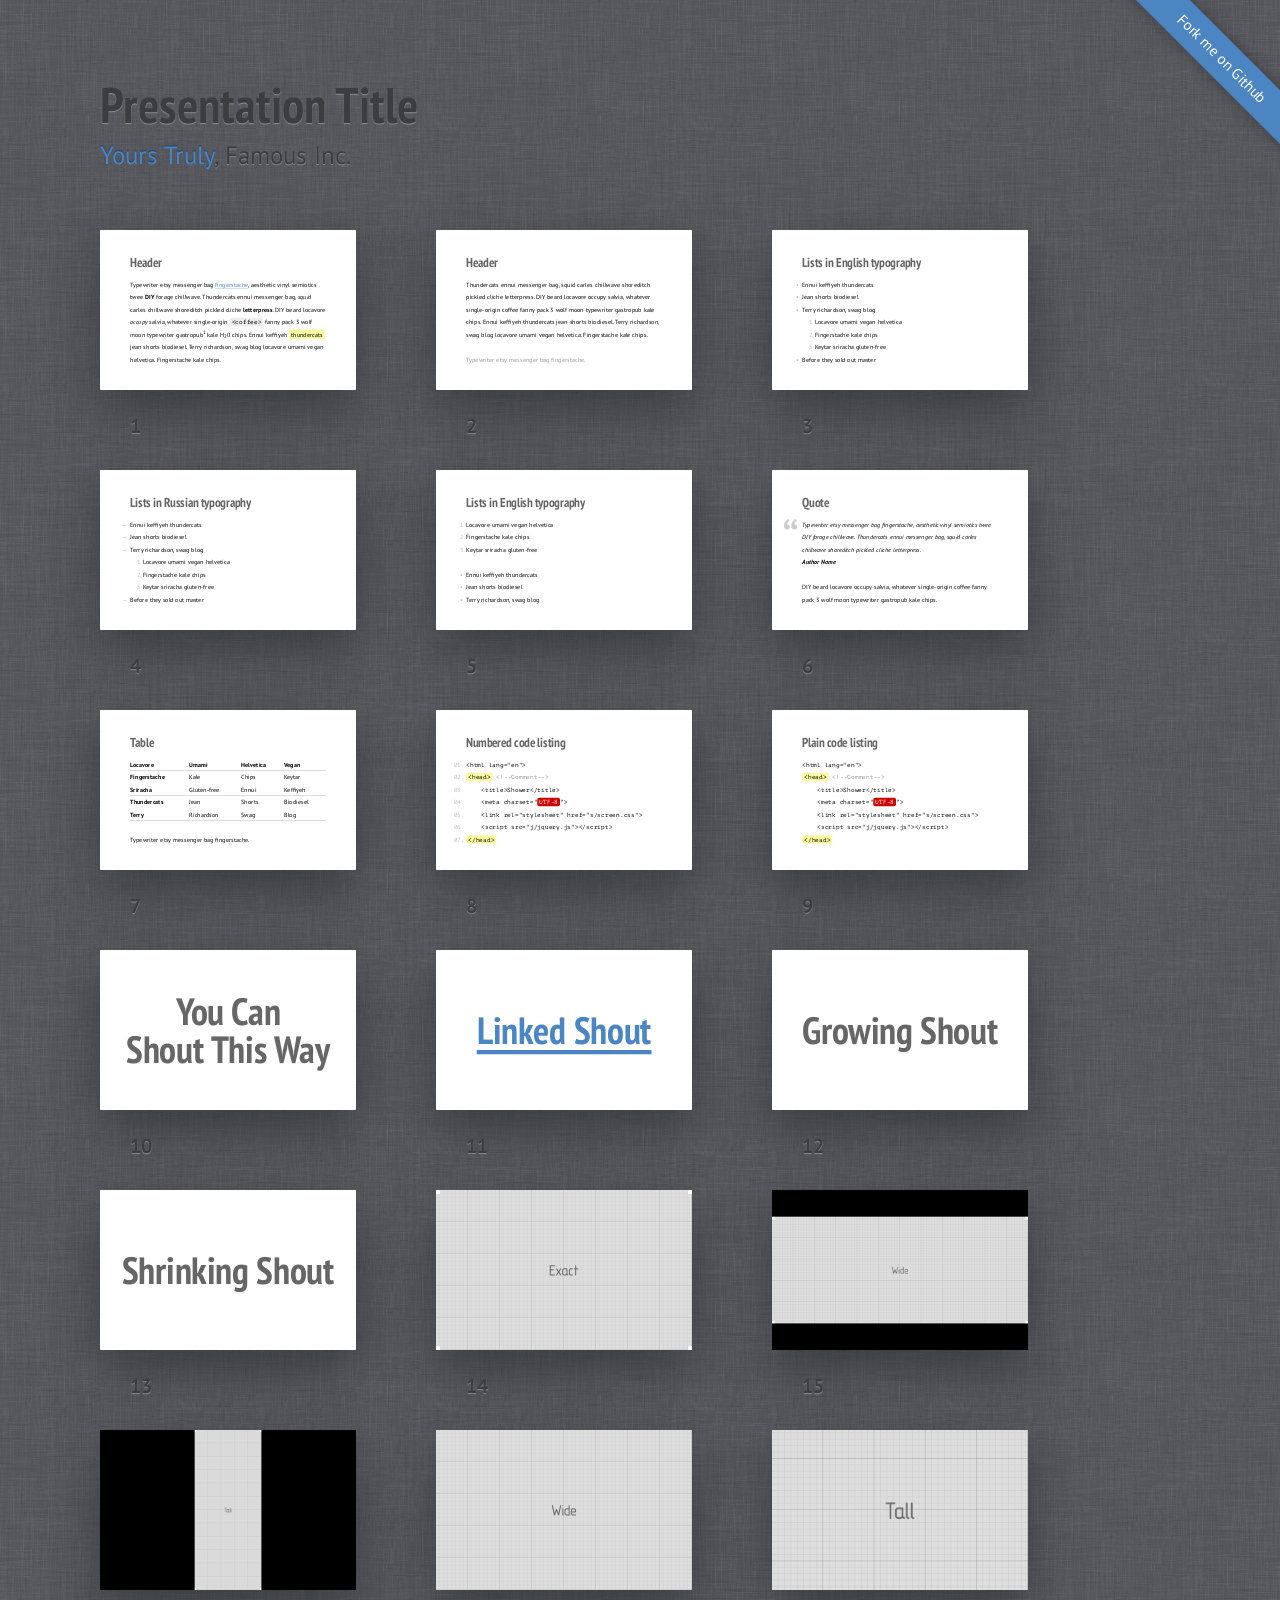
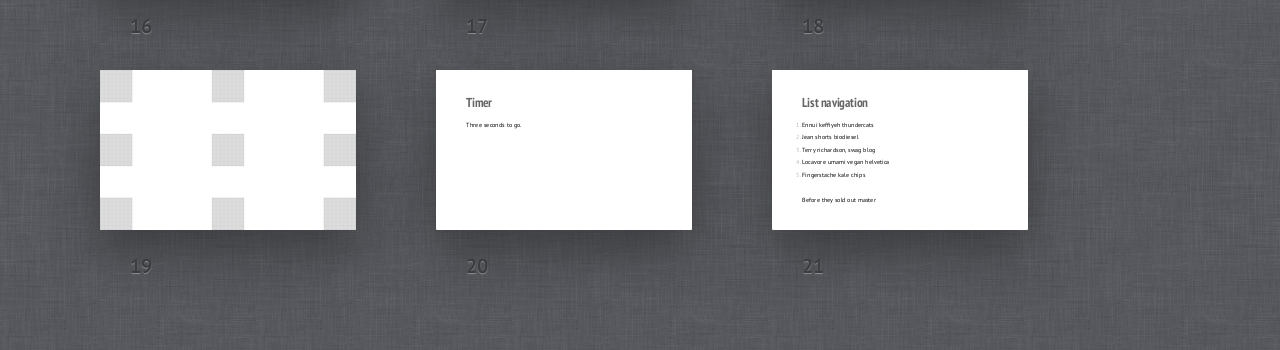
<file: shower/themes/ribbon/index.html>
<!DOCTYPE html>
<html lang="en">
<head>
	<title>Ribbon theme for Shower</title>
	<meta charset="utf-8">
	<meta name="viewport" content="width=792, user-scalable=no">
	<meta http-equiv="x-ua-compatible" content="ie=edge">
	<link rel="stylesheet" href="styles/screen.css">
</head>
<body class="list">
	<!--
		Debug class on <body> enables
		cyan grid on slides
		-->
	<header class="caption">
		<h1>Presentation Title</h1>
		<p><a href="">Yours Truly</a>, Famous Inc.</p>
	</header>
	<section class="slide"><div>
		<h2>Header</h2>
		<p>Typewriter etsy messenger bag <a href="">fingerstache</a>, aesthetic vinyl semiotics twee <strong>DIY</strong> forage chillwave. Thundercats ennui messenger bag, <em>squid</em> carles chillwave shoreditch pickled cliche <b>letterpress</b>. DIY beard locavore <i>occupy</i> salvia, whatever single-origin <code>&lt;coffee&gt;</code> fanny pack 3 wolf moon typewriter gastropub<sup>1</sup> kale H<sub>2</sub>0 chips. Ennui keffiyeh <mark>thundercats</mark> jean shorts biodiesel. Terry richardson, swag blog locavore umami vegan helvetica. Fingerstache kale chips.</p>
		<footer>
			<p>Typewriter etsy messenger bag <a href="">fingerstache</a>, aesthetic vinyl semiotics twee <strong>DIY</strong> forage chillwave. Thundercats ennui messenger bag, <em>squid</em> carles chillwave shoreditch pickled cliche <b>letterpress</b>. DIY beard locavore <i>occupy</i> salvia, whatever single-origin <code>&lt;coffee&gt;</code> fanny pack 3 wolf moon typewriter gastropub<sup>1</sup> kale H<sub>2</sub>0 chips. Ennui keffiyeh <mark>thundercats</mark> jean shorts biodiesel. Terry richardson, swag blog locavore umami vegan helvetica. Fingerstache kale chips.</p>
		</footer>
	</div></section>
	<section class="slide"><div>
		<h2>Header</h2>
		<p>Thundercats ennui messenger bag, squid carles chillwave shoreditch pickled cliche letterpress. DIY beard locavore occupy salvia, whatever single-origin coffee fanny pack 3 wolf moon typewriter gastropub kale chips. Ennui keffiyeh thundercats jean shorts biodiesel. Terry richardson, swag blog locavore umami vegan helvetica. Fingerstache kale chips.</p>
		<p class="note">Typewriter etsy messenger bag fingerstache.</p>
		<footer>
			<p>Typewriter etsy messenger bag fingerstache, aesthetic vinyl semiotics twee DIY forage chillwave. Thundercats ennui messenger bag, squid carles chillwave shoreditch pickled cliche letterpress.</p>
			<p>DIY beard locavore occupy salvia, whatever single-origin coffee fanny pack 3 wolf moon typewriter gastropub kale chips. Ennui keffiyeh thundercats jean shorts biodiesel.</p>
		</footer>
	</div></section>
	<section class="slide"><div>
		<h2>Lists in English typography</h2>
		<ul>
			<li>Ennui keffiyeh thundercats</li>
			<li>Jean shorts biodiesel</li>
			<li>Terry richardson, swag blog
				<ol>
					<li>Locavore umami vegan helvetica</li>
					<li>Fingerstache kale chips</li>
					<li>Keytar sriracha gluten-free</li>
				</ol>
			</li>
			<li>Before they sold out master</li>
		</ul>
	</div></section>
	<section class="slide" lang="ru"><div>
		<h2>Lists in Russian typography</h2>
		<ul>
			<li>Ennui keffiyeh thundercats</li>
			<li>Jean shorts biodiesel</li>
			<li>Terry richardson, swag blog
				<ol>
					<li>Locavore umami vegan helvetica</li>
					<li>Fingerstache kale chips</li>
					<li>Keytar sriracha gluten-free</li>
				</ol>
			</li>
			<li>Before they sold out master</li>
		</ul>
	</div></section>
	<section class="slide"><div>
		<h2>Lists in English typography</h2>
		<ol>
			<li>Locavore umami vegan helvetica</li>
			<li>Fingerstache kale chips</li>
			<li>Keytar sriracha gluten-free</li>
		</ol>
		<ul>
			<li>Ennui keffiyeh thundercats</li>
			<li>Jean shorts biodiesel</li>
			<li>Terry richardson, swag blog</li>
		</ul>
	</div></section>
	<section class="slide"><div>
		<h2>Quote</h2>
		<figure>
			<blockquote>
				<p>Typewriter etsy messenger bag fingerstache, aesthetic vinyl semiotics twee DIY forage chillwave. Thundercats ennui messenger bag, squid carles chillwave shoreditch pickled cliche letterpress.</p>
			</blockquote>
			<figcaption>Author Name</figcaption>
		</figure>
		<p>DIY beard locavore occupy salvia, whatever single-origin coffee fanny pack 3 wolf moon typewriter gastropub kale chips.</p>
	</div></section>
	<section class="slide"><div>
		<h2>Table</h2>
		<table>
		<tr>
			<th scope="col">Locavore</th>
			<th>Umami</th>
			<th>Helvetica</th>
			<th>Vegan</th>
		</tr>
		<tr>
			<th scope="row">Fingerstache</th>
			<td>Kale</td>
			<td>Chips</td>
			<td>Keytar</td>
		</tr>
		<tr>
			<th scope="row">Sriracha</th>
			<td>Gluten-free</td>
			<td>Ennui</td>
			<td>Keffiyeh</td>
		</tr>
		<tr>
			<th scope="row">Thundercats</th>
			<td>Jean</td>
			<td>Shorts</td>
			<td>Biodiesel</td>
		</tr>
		<tr>
			<th scope="row">Terry</th>
			<td>Richardson</td>
			<td>Swag</td>
			<td>Blog</td>
		</tr>
		</table>
		<p>Typewriter etsy messenger bag fingerstache.</p>
	</div></section>
	<section class="slide"><div>
		<h2>Numbered code listing</h2>
		<pre>
			<code>&lt;html lang="en"&gt;</code>
			<code><mark>&lt;head&gt;</mark> <mark class="comment">&lt;!--Comment--&gt;</mark></code>
			<code>	&lt;title&gt;Shower&lt;/title&gt;</code>
			<code>	&lt;meta charset="<mark class="important">UTF-8</mark>"&gt;</code>
			<code>	&lt;link rel="stylesheet" href="s/screen.css"&gt;</code>
			<code>	&lt;script src="j/jquery.js"&gt;&lt;/script&gt;</code>
			<code><mark>&lt;/head&gt;</mark></code>
		</pre>
	</div></section>
	<section class="slide"><div>
		<h2>Plain code listing</h2>
		<pre><code>&lt;html lang="en"&gt;
<mark>&lt;head&gt;</mark> <mark class="comment">&lt;!--Comment--&gt;</mark>
	&lt;title&gt;Shower&lt;/title&gt;
	&lt;meta charset="<mark class="important">UTF-8</mark>"&gt;
	&lt;link rel="stylesheet" href="s/screen.css"&gt;
	&lt;script src="j/jquery.js"&gt;&lt;/script&gt;
<mark>&lt;/head&gt;</mark></code></pre>
	</div></section>
	<section class="slide shout"><div>
		<h2>
			You Can<br>
			Shout This Way
		</h2>
		<footer>
			<p>Typewriter etsy messenger bag fingerstache.</p>
		</footer>
	</div></section>
	<section class="slide shout"><div>
		<h2><a href="">Linked Shout</a></h2>
	</div></section>
	<section class="slide shout grow"><div>
		<h2>Growing Shout</h2>
	</div></section>
	<section class="slide shout shrink"><div>
		<h2>Shrinking Shout</h2>
	</div></section>
	<section class="slide cover"><div>
		<img src="pictures/exact.png" alt="">
	</div></section>
	<section class="slide cover w"><div>
		<img src="pictures/wide.png" alt="">
	</div></section>
	<section class="slide cover h"><div>
		<img src="pictures/tall.png" alt="">
		<footer>
			<p>Typewriter etsy messenger bag fingerstache.</p>
		</footer>
	</div></section>
	<section class="slide cover h"><div>
		<img src="pictures/wide.png" alt="">
	</div></section>
	<section class="slide cover w"><div>
		<img src="pictures/tall.png" alt="">
	</div></section>
	<section class="slide shout"><div>
		<img src="pictures/square.png" alt="" class="place t l">
		<img src="pictures/square.png" alt="" class="place t">
		<img src="pictures/square.png" alt="" class="place t r">
		<img src="pictures/square.png" alt="" class="place l">
		<img src="pictures/square.png" alt="" class="place">
		<img src="pictures/square.png" alt="" class="place r">
		<img src="pictures/square.png" alt="" class="place b l">
		<img src="pictures/square.png" alt="" class="place b">
		<img src="pictures/square.png" alt="" class="place b r">
	</div></section>
	<section class="slide" data-timing="00:03"><div>
		<h2>Timer</h2>
		<p>Three seconds to go.</p>
	</div></section>
	<section class="slide"><div>
		<h2>List navigation</h2>
		<ol>
			<li>Ennui keffiyeh thundercats</li>
			<li class="next">Jean shorts biodiesel</li>
			<li class="next">Terry richardson, swag blog</li>
			<li class="next">Locavore umami vegan helvetica</li>
			<li class="next">Fingerstache kale chips</li>
		</ol>
		<p class="next">Before they sold out master</p>
	</div></section>
	<p class="badge"><a href="https://github.com/shower/shower">Fork me on Github</a></p>
	<!--
		To hide progress bar from entire presentation
		just remove “progress” element.
		-->
	<div class="progress"><div></div></div>
	<script src="../../shower.min.js"></script>
	<!-- Copyright © 2013 Yours Truly, Famous Inc. -->
</body>
</html>
</file>
<file: shower/themes/ribbon/styles/screen.css>
/**
 * Ribbon theme for Shower HTML presentation engine
 * shower-ribbon v1.0.10, https://github.com/shower/ribbon
 * Copyright © 2010–2014 Vadim Makeev, http://pepelsbey.net
 * Licensed under MIT license: github.com/shower/shower/wiki/MIT-License
 */
@font-face{font-family:'PT Sans';src:url(../fonts/PTSans.woff) format('woff')}@font-face{font-weight:700;font-family:'PT Sans';src:url(../fonts/PTSans.Bold.woff) format('woff')}@font-face{font-style:italic;font-family:'PT Sans';src:url(../fonts/PTSans.Italic.woff) format('woff')}@font-face{font-style:italic;font-weight:700;font-family:'PT Sans';src:url(../fonts/PTSans.Bold.Italic.woff) format('woff')}@font-face{font-family:'PT Sans Narrow';font-weight:700;src:url(../fonts/PTSans.Narrow.Bold.woff) format('woff')}@font-face{font-family:'PT Mono';src:url(../fonts/PTMono.woff) format('woff')}html,body,div,span,applet,object,iframe,h1,h2,h3,h4,h5,h6,p,blockquote,pre,a,abbr,acronym,address,big,cite,code,del,dfn,em,img,ins,kbd,q,s,samp,small,strike,strong,sub,sup,tt,var,b,u,i,center,dl,dt,dd,ol,ul,li,fieldset,form,label,legend,table,caption,tbody,tfoot,thead,tr,th,td,article,aside,canvas,details,embed,figure,figcaption,footer,header,hgroup,menu,nav,output,ruby,section,summary,time,mark,audio,video{margin:0;padding:0;border:0;font-size:100%;font:inherit;vertical-align:baseline}article,aside,details,figcaption,figure,footer,header,hgroup,menu,nav,section{display:block}body{line-height:1}ol,ul{list-style:none}blockquote,q{quotes:none}blockquote:before,blockquote:after,q:before,q:after{content:'';content:none}table{border-collapse:collapse;border-spacing:0}body{counter-reset:slide;font:25px/2 'PT Sans',sans-serif}@media print{body{text-rendering:geometricPrecision}}a{color:#4B86C2;background:-webkit-linear-gradient(bottom,currentColor,currentColor .09em,transparent .09em,transparent)repeat-x;background:linear-gradient(to top,currentColor,currentColor .09em,transparent .09em,transparent)repeat-x;text-decoration:none}.caption{display:none;margin:0 0 50px;color:#3C3D40;text-shadow:0 1px 1px #8D8E90}.caption h1{font:700 50px/1 'PT Sans Narrow',sans-serif}.caption a{text-shadow:0 -1px 1px #1F3F60;background:0 0}.caption a:hover{color:#5e93c8}.badge{position:absolute;top:0;right:0;display:none;overflow:hidden;visibility:hidden;width:11em;height:11em;line-height:2.5;font-size:15px}.badge a{position:absolute;bottom:50%;right:-50%;left:-50%;visibility:visible;background:#4B86C2;box-shadow:0 0 1em rgba(0,0,0,.3);color:#FFF;text-decoration:none;text-align:center;-webkit-transform-origin:50% 100%;-ms-transform-origin:50% 100%;transform-origin:50% 100%;-webkit-transform:rotate(45deg)translateY(-1em);-ms-transform:rotate(45deg)translateY(-1em);transform:rotate(45deg)translateY(-1em)}.badge a:hover{background:#568ec6}.live-region{display:none}.slide{position:relative;width:1024px;height:640px;background:#FFF;color:#000;-webkit-print-color-adjust:exact;-webkit-text-size-adjust:none;-moz-text-size-adjust:none;-ms-text-size-adjust:none}@media print{.slide{page-break-before:always}}.slide:after{position:absolute;top:0;right:119px;padding:20px 0 0;width:50px;height:80px;background:url(../images/ribbon.svg) no-repeat;color:#FFF;counter-increment:slide;content:counter(slide);text-align:center;font-size:20px}.slide>div{position:absolute;top:0;left:0;overflow:hidden;padding:105px 120px 0;width:784px;height:535px}.slide h2{margin:0 0 37px;color:#666;font:700 50px/1 'PT Sans Narrow',sans-serif}.slide p{margin:0 0 50px}.slide p.note{color:#999}.slide b,.slide strong{font-weight:700}.slide i,.slide em{font-style:italic}.slide code,.slide kbd,.slide mark,.slide samp{padding:3px 8px;border-radius:8px;color:#000}.slide kbd,.slide code,.slide samp{background:rgba(0,0,0,.07);color:#000;line-height:1;font-family:'PT Mono',monospace}.slide mark{background:#FAFAA2}.slide sub,.slide sup{position:relative;line-height:0;font-size:75%}.slide sub{bottom:-.25em}.slide sup{top:-.5em}.slide blockquote{font-style:italic}.slide blockquote:before{position:absolute;margin:-16px 0 0 -80px;color:#CCC;font:200px/1 'PT Sans',sans-serif;content:'\201C'}.slide blockquote+figcaption{margin:-50px 0 50px;font-style:italic;font-weight:700}.slide ol,.slide ul{margin:0 0 50px;counter-reset:list}.slide ol li,.slide ul li{text-indent:-2em}.slide ol li:before,.slide ul li:before{display:inline-block;width:2em;color:#BBB;text-align:right}.slide ol ol,.slide ol ul,.slide ul ol,.slide ul ul{margin:0 0 0 2em}.slide ul>li:before{content:'\2022\00A0\00A0'}.slide ul>li:lang(ru):before{content:'\2014\00A0\00A0'}.slide ol>li:before{counter-increment:list;content:counter(list)'.\00A0'}.slide pre{margin:0 0 49px;padding:1px 0 0;counter-reset:code;white-space:normal;-moz-tab-size:4;-o-tab-size:4;tab-size:4}.slide pre code{display:block;padding:0;background:0 0;white-space:pre;line-height:2}.slide pre code:before{position:absolute;margin-left:-50px;color:#BBB;counter-increment:code;content:counter(code,decimal-leading-zero)'.'}.slide pre code:only-child:before{content:''}.slide pre mark.important{background:#C00;color:#FFF}.slide pre mark.comment{padding:0;background:0 0;color:#999}.slide table{margin:0 0 50px;width:100%;border-collapse:collapse;border-spacing:0}.slide table th,.slide table td{background:-webkit-linear-gradient(bottom,#BBB,#BBB .055em,transparent .055em,transparent)repeat-x;background:linear-gradient(to top,#BBB,#BBB .055em,transparent .055em,transparent)repeat-x}.slide table th{text-align:left;font-weight:700}.slide table.striped tr:nth-child(even){background:#EEE}.slide.cover,.slide.shout{z-index:1}.slide.cover:after,.slide.shout:after{visibility:hidden}.slide.cover{background:#000}.slide.cover img,.slide.cover svg,.slide.cover video,.slide.cover object,.slide.cover canvas,.slide.cover iframe{position:absolute;top:0;left:0;z-index:-1}.slide.cover.w img,.slide.cover.w svg,.slide.cover.w video,.slide.cover.w object,.slide.cover.w canvas,.slide.cover.w iframe{top:50%;width:100%;-webkit-transform:translateY(-50%);-ms-transform:translateY(-50%);transform:translateY(-50%)}.slide.cover.h img,.slide.cover.h svg,.slide.cover.h video,.slide.cover.h object,.slide.cover.h canvas,.slide.cover.h iframe{left:50%;height:100%;-webkit-transform:translateX(-50%);-ms-transform:translateX(-50%);transform:translateX(-50%)}.slide.cover.w.h img,.slide.cover.w.h svg,.slide.cover.w.h video,.slide.cover.w.h object,.slide.cover.w.h canvas,.slide.cover.w.h iframe{top:0;left:0;-webkit-transform:none;-ms-transform:none;transform:none}.slide.shout h2{position:absolute;top:50%;left:0;width:100%;text-align:center;line-height:1;font-size:150px;-webkit-transform:translateY(-50%);-ms-transform:translateY(-50%);transform:translateY(-50%)}.slide.shout h2 a{background:-webkit-linear-gradient(bottom,currentColor,currentColor .11em,transparent .11em,transparent)repeat-x;background:linear-gradient(to top,currentColor,currentColor .11em,transparent .11em,transparent)repeat-x}.slide .place{position:absolute;top:50%;left:50%;-webkit-transform:translate(-50%,-50%);-ms-transform:translate(-50%,-50%);transform:translate(-50%,-50%)}.slide .place.t.l,.slide .place.t.r,.slide .place.b.r,.slide .place.b.l{-webkit-transform:none;-ms-transform:none;transform:none}.slide .place.t,.slide .place.b{-webkit-transform:translate(-50%,0);-ms-transform:translate(-50%,0);transform:translate(-50%,0)}.slide .place.l,.slide .place.r{-webkit-transform:translate(0,-50%);-ms-transform:translate(0,-50%);transform:translate(0,-50%)}.slide .place.t,.slide .place.t.l,.slide .place.t.r{top:0}.slide .place.r{right:0;left:auto}.slide .place.b,.slide .place.b.r,.slide .place.b.l{top:auto;bottom:0}.slide .place.l{left:0}.slide footer{position:absolute;left:0;right:0;bottom:-640px;z-index:1;display:none;padding:20px 120px 4px;background:#FAFAA2;box-shadow:0 0 0 2px #f0efac inset;-webkit-transition:bottom .3s;transition:bottom .3s}.slide footer p{margin:0 0 16px}.slide footer mark{background:rgba(255,255,255,.7)}.slide:hover footer{bottom:0}@media screen{.list{position:absolute;clip:rect(0,auto,auto,0);padding:80px 0 40px 100px;background:#585A5E url(../images/linen.png)}@media (-webkit-min-device-pixel-ratio:2),(min-resolution:192dpi){.list{background-image:url(../images/linen@2x.png);background-size:256px}}.list .caption,.list .badge{display:block}.list .slide{float:left;margin:0 -412px -220px 0;-webkit-transform-origin:0 0;-ms-transform-origin:0 0;transform-origin:0 0;-webkit-transform:scale(.5);-ms-transform:scale(.5);transform:scale(.5)}@media (max-width:1324px){.list .slide{margin:0 -688px -400px 0;-webkit-transform:scale(.25);-ms-transform:scale(.25);transform:scale(.25)}}.list .slide:before{position:absolute;top:0;left:0;z-index:-1;width:512px;height:320px;box-shadow:0 0 30px rgba(0,0,0,.005),0 20px 50px rgba(42,43,45,.6);border-radius:2px;content:'';-webkit-transform-origin:0 0;-ms-transform-origin:0 0;transform-origin:0 0;-webkit-transform:scale(2);-ms-transform:scale(2);transform:scale(2)}@media (max-width:1324px){.list .slide:before{width:256px;height:160px;-webkit-transform:scale(4);-ms-transform:scale(4);transform:scale(4)}}.list .slide:after{top:auto;right:auto;bottom:-80px;left:120px;padding:0;width:auto;height:auto;background:0 0;color:#3C3D40;text-shadow:0 1px 1px #8D8E90;font-weight:700;-webkit-transform-origin:0 0;-ms-transform-origin:0 0;transform-origin:0 0;-webkit-transform:scale(2);-ms-transform:scale(2);transform:scale(2)}@media (max-width:1324px){.list .slide:after{bottom:-104px;-webkit-transform:scale(4);-ms-transform:scale(4);transform:scale(4)}}.list .slide:hover:before{box-shadow:0 0 0 10px rgba(42,43,45,.3),0 20px 50px rgba(42,43,45,.6)}.list .slide:target:before{box-shadow:0 0 0 1px #376da3,0 0 0 10px #4B86C2,0 20px 50px rgba(42,43,45,.6)}@media (max-width:1324px){.list .slide:target:before{box-shadow:0 0 0 1px #376da3,0 0 0 10px #4B86C2,0 20px 50px rgba(42,43,45,.6)}}.list .slide:target:after{text-shadow:0 1px 1px rgba(42,43,45,.6);color:#4B86C2}.list .slide>div:before{position:absolute;top:0;right:0;bottom:0;left:0;z-index:2;content:''}.list .slide.cover:after,.list .slide.shout:after{visibility:visible}.list .slide footer{display:block}.full{position:absolute;top:50%;left:50%;overflow:hidden;margin:-320px 0 0 -512px;width:1024px;height:640px;background:#000}.full.debug:after{position:absolute;top:0;right:0;bottom:0;left:0;z-index:2;background:url(../images/grid-16x10.svg) no-repeat;content:''}.full .live-region{position:absolute;clip:rect(0 0 0 0);overflow:hidden;margin:-1px;padding:0;width:1px;height:1px;border:none;display:block}.full .slide{position:absolute;top:0;left:0;margin-left:150%}.full .slide .next{visibility:hidden}.full .slide .next.active{visibility:visible}.full .slide:target{margin:0}.full .slide.shout.grow h2,.full .slide.shout.shrink h2{opacity:0;-webkit-transition:all .4s ease-out;transition:all .4s ease-out}.full .slide.shout.grow:target h2,.full .slide.shout.shrink:target h2{opacity:1;-webkit-transform:scale(1)translateY(-50%);-ms-transform:scale(1)translateY(-50%);transform:scale(1)translateY(-50%)}.full .slide.shout.grow h2{-webkit-transform:scale(.1)translateY(-50%);-ms-transform:scale(.1)translateY(-50%);transform:scale(.1)translateY(-50%)}.full .slide.shout.shrink h2{-webkit-transform:scale(10)translateY(-50%);-ms-transform:scale(10)translateY(-50%);transform:scale(10)translateY(-50%)}.full .progress{position:absolute;right:0;bottom:0;left:0;overflow:hidden;height:10px;z-index:1}.full .progress div{position:absolute;left:-20px;top:-10px;width:0;height:0;border:10px solid transparent;border-bottom-color:#4B86C2;-webkit-transition:width .2s linear;transition:width .2s linear}.full .progress div[style*='100%']{left:0}}@page{margin:0;size:1024px 640px}
</file>
<file: highlight/styles/github.css>
/*

github.com style (c) Vasily Polovnyov <vast@whiteants.net>

*/

.hljs {
  display: block;
  overflow-x: auto;
  padding: 0.5em;
  color: #333;
  background: #f8f8f8;
  -webkit-text-size-adjust: none;
}

.hljs-comment,
.hljs-template_comment,
.diff .hljs-header,
.hljs-javadoc {
  color: #998;
  font-style: italic;
}

.hljs-keyword,
.css .rule .hljs-keyword,
.hljs-winutils,
.javascript .hljs-title,
.js .hljs-title,
.nginx .hljs-title,
.hljs-subst,
.hljs-request,
.hljs-status {
  color: #333;
  font-weight: bold;
}

.hljs-number,
.hljs-hexcolor,
.ruby .hljs-constant {
  color: #008080;
}

.hljs-string,
.hljs-tag .hljs-value,
.hljs-phpdoc,
.hljs-dartdoc,
.tex .hljs-formula {
  color: #d14;
}

.hljs-title,
.hljs-id,
.scss .hljs-preprocessor {
  color: #900;
  font-weight: bold;
}

.javascript .hljs-title,
.hljs-list .hljs-keyword,
.hljs-subst {
  font-weight: normal;
}

.hljs-class .hljs-title,
.hljs-type,
.hljs-literal,
.tex .hljs-command {
  color: #458;
  font-weight: bold;
}

.hljs-tag,
.hljs-tag .hljs-title,
.hljs-rules .hljs-property,
.django .hljs-tag .hljs-keyword {
  color: #000080;
  font-weight: normal;
}

.hljs-attribute,
.hljs-variable,
.lisp .hljs-body {
  color: #008080;
}

.hljs-regexp {
  color: #009926;
}

.hljs-symbol,
.ruby .hljs-symbol .hljs-string,
.lisp .hljs-keyword,
.clojure .hljs-keyword,
.scheme .hljs-keyword,
.tex .hljs-special,
.hljs-prompt {
  color: #990073;
}

.hljs-built_in {
  color: #0086b3;
}

.hljs-preprocessor,
.hljs-pragma,
.hljs-pi,
.hljs-doctype,
.hljs-shebang,
.hljs-cdata {
  color: #999;
  font-weight: bold;
}

.hljs-deletion {
  background: #fdd;
}

.hljs-addition {
  background: #dfd;
}

.diff .hljs-change {
  background: #0086b3;
}

.hljs-chunk {
  color: #aaa;
}
</file>
<file: shower/themes/bright/styles/screen.css>
/**
 * Bright theme for Shower HTML presentation engine
 * shower-bright v1.0.10, https://github.com/shower/bright
 * Copyright © 2010–2014 Vadim Makeev, http://pepelsbey.net
 * Licensed under MIT license: github.com/shower/shower/wiki/MIT-License
 */
@font-face{font-family:'Open Sans';src:url(../fonts/OpenSans.woff) format('woff')}@font-face{font-weight:700;font-family:'Open Sans';src:url(../fonts/OpenSans.Bold.woff) format('woff')}@font-face{font-style:italic;font-family:'Open Sans';src:url(../fonts/OpenSans.Italic.woff) format('woff')}@font-face{font-style:italic;font-weight:700;font-family:'Open Sans';src:url(../fonts/OpenSans.Bold.Italic.woff) format('woff')}@font-face{font-family:'Open Sans Light';src:url(../fonts/OpenSans.Light.woff) format('woff')}@font-face{font-family:'Anka Coder';src:url(../fonts/Anka.Coder.woff) format('woff')}@font-face{font-style:italic;font-family:'Anka Coder';src:url(../fonts/Anka.Coder.Italic.woff) format('woff')}html,body,div,span,applet,object,iframe,h1,h2,h3,h4,h5,h6,p,blockquote,pre,a,abbr,acronym,address,big,cite,code,del,dfn,em,img,ins,kbd,q,s,samp,small,strike,strong,sub,sup,tt,var,b,u,i,center,dl,dt,dd,ol,ul,li,fieldset,form,label,legend,table,caption,tbody,tfoot,thead,tr,th,td,article,aside,canvas,details,embed,figure,figcaption,footer,header,hgroup,menu,nav,output,ruby,section,summary,time,mark,audio,video{margin:0;padding:0;border:0;font-size:100%;font:inherit;vertical-align:baseline}article,aside,details,figcaption,figure,footer,header,hgroup,menu,nav,section{display:block}body{line-height:1}ol,ul{list-style:none}blockquote,q{quotes:none}blockquote:before,blockquote:after,q:before,q:after{content:'';content:none}table{border-collapse:collapse;border-spacing:0}body{counter-reset:slide;font:24px/2 'Open Sans',sans-serif}@media print{body{text-rendering:geometricPrecision}}a{color:#52A2DF;background:-webkit-linear-gradient(bottom,currentColor,currentColor .09em,transparent .09em,transparent)repeat-x;background:linear-gradient(to top,currentColor,currentColor .09em,transparent .09em,transparent)repeat-x;text-decoration:none}.caption{display:none;margin:0 0 60px;padding:0 50px 0 0;color:#555}.caption h1{font:50px 'Open Sans Light',sans-serif}.badge{position:absolute;top:0;right:0;display:none;overflow:hidden;visibility:hidden;width:11em;height:11em;line-height:2.5;font-size:15px}.badge a{position:absolute;bottom:50%;right:-50%;left:-50%;visibility:visible;background:#52A2DF;color:#FFF;text-align:center;-webkit-transform-origin:50% 100%;-ms-transform-origin:50% 100%;transform-origin:50% 100%;-webkit-transform:rotate(45deg)translateY(-1em);-ms-transform:rotate(45deg)translateY(-1em);transform:rotate(45deg)translateY(-1em)}.live-region{display:none}.slide{position:relative;width:1024px;height:640px;background:#FFF;color:#000;-webkit-print-color-adjust:exact;-webkit-text-size-adjust:none;-moz-text-size-adjust:none;-ms-text-size-adjust:none}@media print{.slide{page-break-before:always}}.slide:after{position:absolute;right:0;bottom:45px;left:0;color:#AAA;counter-increment:slide;content:counter(slide);text-align:center;line-height:1}.slide>div{position:absolute;top:0;left:0;overflow:hidden;padding:100px 96px 0 128px;width:800px;height:540px}.slide h2{margin:0 0 58px;font:48px/1 'Open Sans Light',sans-serif}.slide p{margin:0 0 48px}.slide p.note{color:#AAA}.slide b,.slide strong{font-weight:700}.slide i,.slide em{font-style:italic}.slide code,.slide kbd,.slide samp{padding:5px 7px 1px;background:rgba(0,0,0,.08);color:#000;line-height:1;font-family:'Anka Coder',monospace}.slide mark{padding:2px 7px;background:#FAFAC4;color:#000}.slide sub,.slide sup{position:relative;line-height:0;font-size:75%}.slide sub{bottom:-.25em}.slide sup{top:-.5em}.slide blockquote{font-style:italic}.slide blockquote:before{position:absolute;margin:-49px 0 0 -100px;color:#DDD;content:'\201C';line-height:1;font-size:200px}.slide blockquote+figcaption{margin:-48px 0 48px;font-style:italic;font-weight:700}.slide ol,.slide ul{margin:0 0 48px;counter-reset:list}.slide ol li,.slide ul li{text-indent:-2em}.slide ol li:before,.slide ul li:before{display:inline-block;width:2em;color:#AAA;text-align:right}.slide ol ol,.slide ol ul,.slide ul ol,.slide ul ul{margin:0 0 0 2em}.slide ul>li:before{content:'\2022\00A0\00A0\2009'}.slide ul>li:lang(ru):before{content:'\2014\00A0\2009'}.slide ol>li:before{counter-increment:list;content:counter(list)'.\00A0\2009'}.slide pre{margin:0 0 45px;padding:3px 0 0;counter-reset:code;white-space:normal;-moz-tab-size:4;-o-tab-size:4;tab-size:4}.slide pre code{display:block;padding:0;background:0 0;white-space:pre;line-height:2}.slide pre code:before{position:absolute;margin-left:-50px;color:#AAA;counter-increment:code;content:counter(code,decimal-leading-zero)'.'}.slide pre code:only-child:before{content:''}.slide pre mark{padding:5px 7px 1px}.slide pre mark.important{background:#52A2DF;color:#FFF}.slide pre mark.comment{padding:0;background:0 0;color:#AAA}.slide table{margin:0 0 50px;width:100%;border-collapse:collapse;border-spacing:0}.slide table th,.slide table td{background:-webkit-linear-gradient(bottom,#52A2DF,#52A2DF .055em,transparent .055em,transparent)repeat-x;background:linear-gradient(to top,#52A2DF,#52A2DF .055em,transparent .055em,transparent)repeat-x}.slide table th{text-align:left;font-weight:700}.slide table.striped tr:nth-child(even){background:#f1f7fc}.slide.cover,.slide.shout{z-index:1}.slide.cover:after,.slide.shout:after{content:''}.slide.cover{background:#000}.slide.cover img,.slide.cover svg,.slide.cover video,.slide.cover object,.slide.cover canvas,.slide.cover iframe{position:absolute;top:0;left:0;z-index:-1}.slide.cover.w img,.slide.cover.w svg,.slide.cover.w video,.slide.cover.w object,.slide.cover.w canvas,.slide.cover.w iframe{top:50%;width:100%;-webkit-transform:translateY(-50%);-ms-transform:translateY(-50%);transform:translateY(-50%)}.slide.cover.h img,.slide.cover.h svg,.slide.cover.h video,.slide.cover.h object,.slide.cover.h canvas,.slide.cover.h iframe{left:50%;height:100%;-webkit-transform:translateX(-50%);-ms-transform:translateX(-50%);transform:translateX(-50%)}.slide.cover.w.h img,.slide.cover.w.h svg,.slide.cover.w.h video,.slide.cover.w.h object,.slide.cover.w.h canvas,.slide.cover.w.h iframe{top:0;left:0;-webkit-transform:none;-ms-transform:none;transform:none}.slide.shout{background:#52A2DF}.slide.shout h2{position:absolute;top:50%;left:128px;right:96px;color:#FFF;font-size:100px;-webkit-transform:translateY(-50%);-ms-transform:translateY(-50%);transform:translateY(-50%)}.slide.shout h2 a{background:-webkit-linear-gradient(bottom,currentColor,currentColor .055em,transparent .055em,transparent)repeat-x;background:linear-gradient(to top,currentColor,currentColor .055em,transparent .055em,transparent)repeat-x;color:#FFF}.slide .place{position:absolute;top:50%;left:50%;-webkit-transform:translate(-50%,-50%);-ms-transform:translate(-50%,-50%);transform:translate(-50%,-50%)}.slide .place.t.l,.slide .place.t.r,.slide .place.b.r,.slide .place.b.l{-webkit-transform:none;-ms-transform:none;transform:none}.slide .place.t,.slide .place.b{-webkit-transform:translate(-50%,0);-ms-transform:translate(-50%,0);transform:translate(-50%,0)}.slide .place.l,.slide .place.r{-webkit-transform:translate(0,-50%);-ms-transform:translate(0,-50%);transform:translate(0,-50%)}.slide .place.t,.slide .place.t.l,.slide .place.t.r{top:0}.slide .place.r{right:0;left:auto}.slide .place.b,.slide .place.b.r,.slide .place.b.l{top:auto;bottom:0}.slide .place.l{left:0}.slide footer{position:absolute;left:0;right:0;bottom:-640px;z-index:1;display:none;padding:21px 96px 4px 128px;background:#FAFAC4;box-shadow:0 0 0 2px rgba(0,0,0,.05);-webkit-transition:bottom .3s;transition:bottom .3s}.slide footer p{margin:0 0 16px}.slide footer mark{background:rgba(255,255,255,.7)}.slide:hover footer{bottom:0}@media screen{.list{position:absolute;clip:rect(0,auto,auto,0);padding:50px 0 50px 50px;background:#e3e5e7;text-align:center}.list .caption,.list .badge{display:block}.list .slide{position:relative;top:270px;display:inline-block;margin:-270px -462px 0 0;text-align:left;-webkit-transform-origin:0 0;-ms-transform-origin:0 0;transform-origin:0 0;-webkit-transform:scale(.5);-ms-transform:scale(.5);transform:scale(.5)}@media (max-width:1180px){.list .slide{top:430px;margin:-430px -718px 0 0;-webkit-transform:scale(.25);-ms-transform:scale(.25);transform:scale(.25)}}.list .slide:before{position:absolute;top:0;left:0;z-index:-1;width:512px;height:320px;box-shadow:0 0 0 1px #DDD;content:'';-webkit-transform-origin:0 0;-ms-transform-origin:0 0;transform-origin:0 0;-webkit-transform:scale(2);-ms-transform:scale(2);transform:scale(2)}@media (max-width:1180px){.list .slide:before{width:256px;height:160px;-webkit-transform:scale(4);-ms-transform:scale(4);transform:scale(4)}}.list .slide:after{top:100%;bottom:auto;padding-top:50px}@media (max-width:1180px){.list .slide:after{width:512px;-webkit-transform-origin:0 0;-ms-transform-origin:0 0;transform-origin:0 0;-webkit-transform:scale(2);-ms-transform:scale(2);transform:scale(2)}}.list .slide:hover:before{box-shadow:0 0 0 1px #EEE,0 0 0 12px rgba(255,255,255,.5)}.list .slide:target:before{box-shadow:0 0 10px 0 #3c99db,0 0 0 12px #52A2DF}.list .slide:target:after{color:#52A2DF}.list .slide>div:before{position:absolute;top:0;right:0;bottom:0;left:0;z-index:2;content:''}.list .slide.cover:after,.list .slide.shout:after{content:counter(slide)}.list .slide footer{display:block}.full{position:absolute;top:50%;left:50%;overflow:hidden;margin:-320px 0 0 -512px;width:1024px;height:640px;background:#000}.full.debug:after{position:absolute;top:0;right:0;bottom:0;left:0;z-index:2;background:url(../images/grid-16x10.svg) no-repeat;content:''}.full .live-region{position:absolute;clip:rect(0 0 0 0);overflow:hidden;margin:-1px;padding:0;width:1px;height:1px;border:none;display:block}.full .slide{position:absolute;top:0;left:0;margin-left:150%}.full .slide .next{visibility:hidden}.full .slide .next.active{visibility:visible}.full .slide:target{margin:0}.full .slide.shout.right h2,.full .slide.shout.up h2{opacity:0;-webkit-transition:all .4s ease-out;transition:all .4s ease-out}.full .slide.shout.right:target h2,.full .slide.shout.up:target h2{opacity:1;-webkit-transform:translateX(0)translateY(-50%);-ms-transform:translateX(0)translateY(-50%);transform:translateX(0)translateY(-50%)}.full .slide.shout.right h2{-webkit-transform:translateX(-100%)translateY(-50%);-ms-transform:translateX(-100%)translateY(-50%);transform:translateX(-100%)translateY(-50%)}.full .slide.shout.up h2{-webkit-transform:translateX(0)translateY(100%);-ms-transform:translateX(0)translateY(100%);transform:translateX(0)translateY(100%)}.full .progress{position:absolute;right:0;bottom:0;left:0;z-index:1}.full .progress div{position:absolute;left:0;bottom:0;width:0;height:8px;background:#52A2DF;-webkit-transition:width .2s linear;transition:width .2s linear}}@page{margin:0;size:1024px 640px}
</file>
